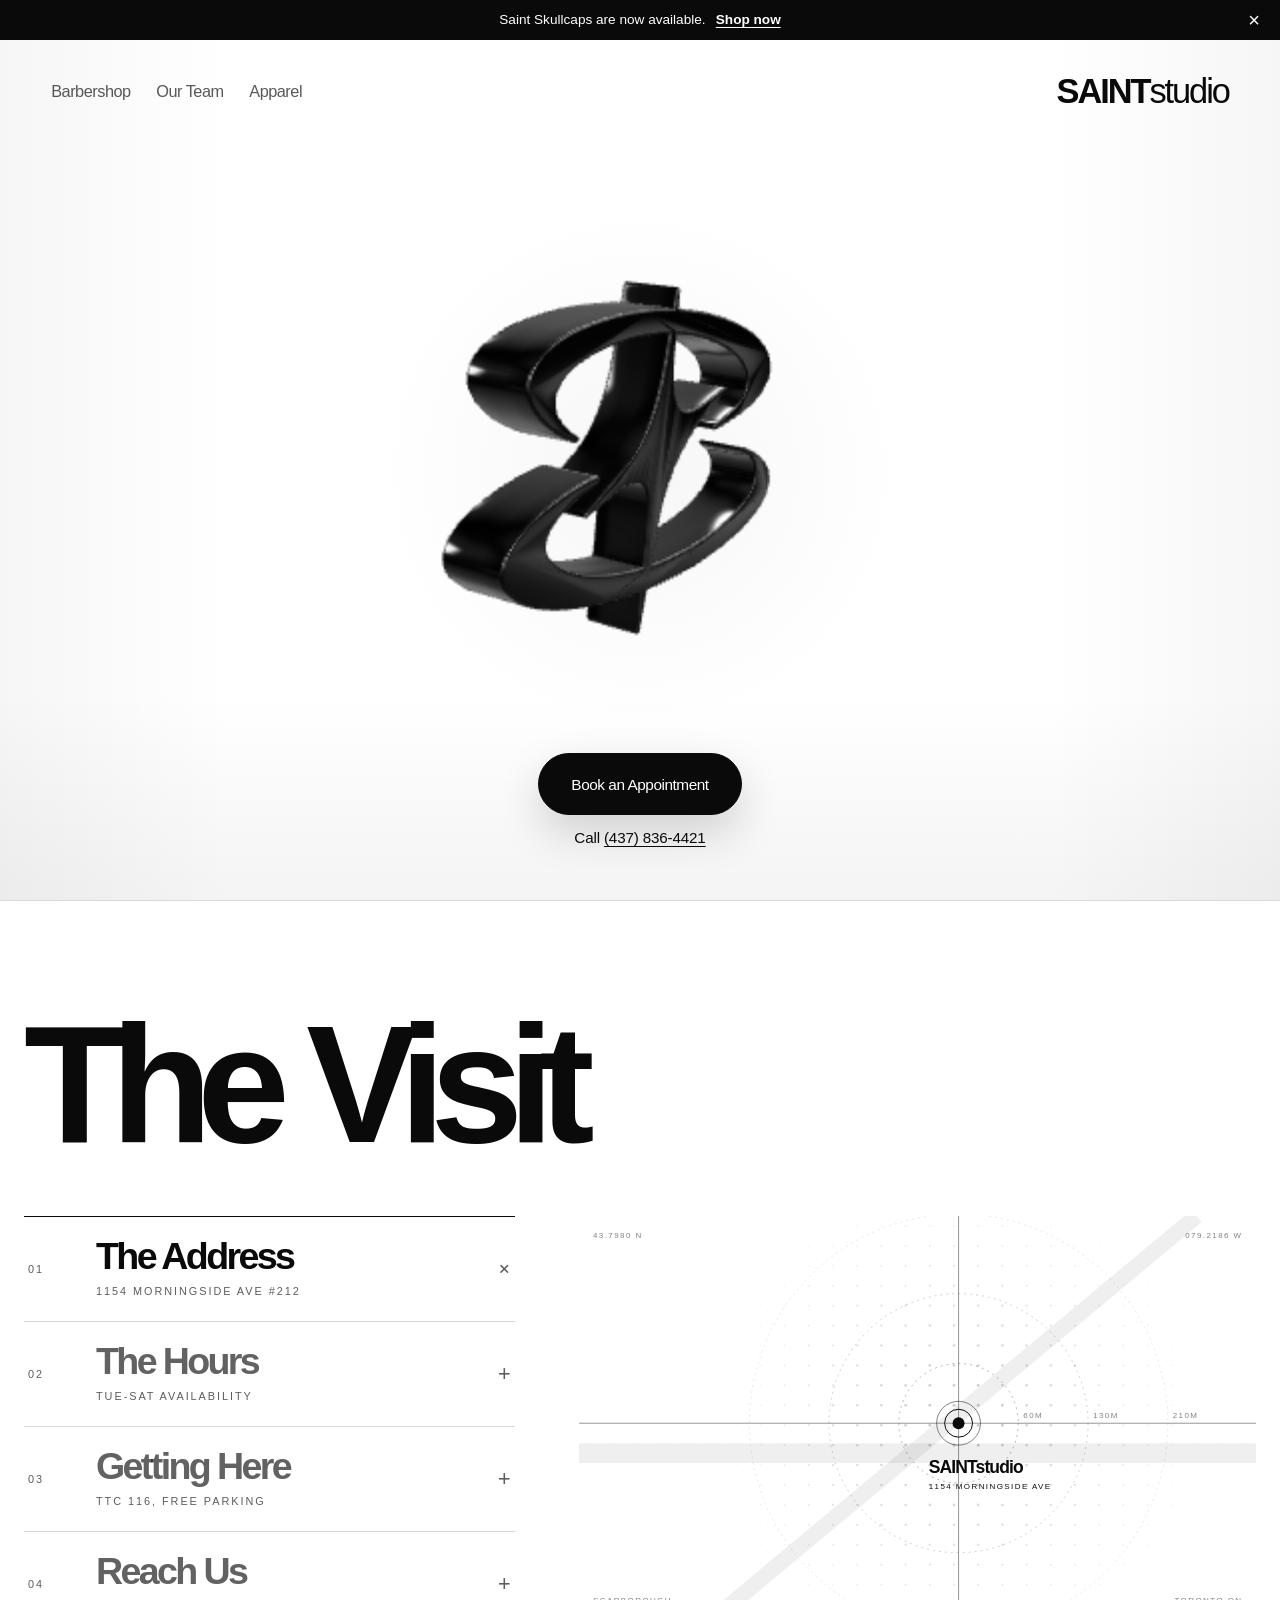
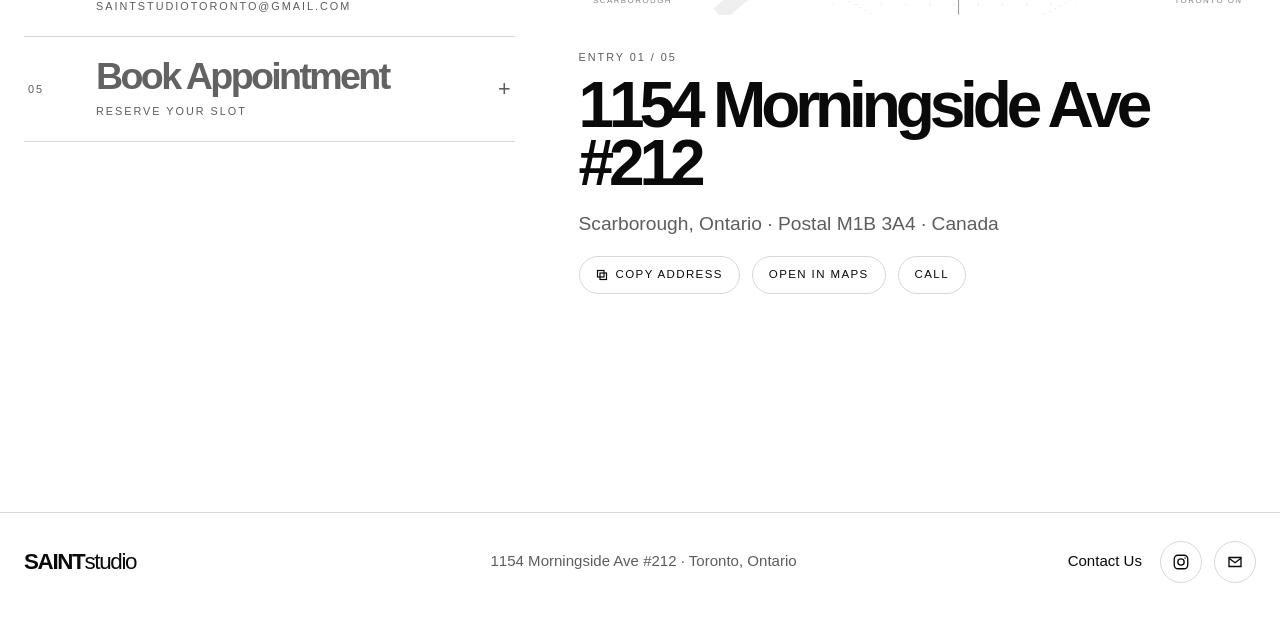
<file: index.html>
<!DOCTYPE html>
<html lang="en" data-theme="light">
  <head>
    <meta charset="UTF-8" />
    <meta name="viewport" content="width=device-width, initial-scale=1.0" />
    <meta name="color-scheme" content="light dark" />
    <link rel="icon" href="favicon.ico" sizes="any" />
    <link rel="icon" type="image/png" sizes="32x32" href="favicon-32x32.png" />
    <link rel="icon" type="image/png" sizes="16x16" href="favicon-16x16.png" />
    <link rel="apple-touch-icon" sizes="180x180" href="apple-touch-icon.png" />
    <link rel="manifest" href="site.webmanifest" />
    <meta name="description" content="SAINT Studio is a Scarborough barbershop at 1154 Morningside Ave #212. Precision cuts, fades and scissor work, plus Saint Apparel. Book an appointment online." />
    <meta property="og:site_name" content="SAINTstudio" />
    <meta property="og:type" content="website" />
    <meta property="og:title" content="SAINTstudio | Barbershop & Apparel in Scarborough" />
    <meta property="og:description" content="SAINT Studio is a Scarborough barbershop at 1154 Morningside Ave #212. Precision cuts, fades and scissor work, plus Saint Apparel. Book an appointment online." />
    <link rel="canonical" href="https://www.saintstudio.ca/" />
    <meta property="og:url" content="https://www.saintstudio.ca/" />
    <meta property="og:image" content="https://www.saintstudio.ca/assets/images/barbershop.jpg" />
    <meta name="twitter:card" content="summary_large_image" />
    <title>SAINTstudio | Barbershop & Apparel in Scarborough</title>
    <link rel="stylesheet" href="styles.css?v=20261030" />
  <script type="application/ld+json">{"@context": "https://schema.org", "@type": "HairSalon", "telephone": "+1-437-836-4421", "url": "https://www.saintstudio.ca/", "image": "https://www.saintstudio.ca/assets/images/barbershop.jpg", "name": "SAINT Studio", "description": "SAINT Studio is a Scarborough barbershop at 1154 Morningside Ave #212. Precision cuts, fades and scissor work, plus Saint Apparel. Book an appointment online.", "address": {"@type": "PostalAddress", "streetAddress": "1154 Morningside Ave #212", "addressLocality": "Scarborough", "addressRegion": "ON", "postalCode": "M1B 3A4", "addressCountry": "CA"}, "openingHoursSpecification": [{"@type": "OpeningHoursSpecification", "dayOfWeek": ["Tuesday", "Wednesday", "Thursday", "Friday", "Saturday"], "opens": "11:00", "closes": "19:00"}], "sameAs": ["https://www.instagram.com/saintstudio.to"]}</script>
  </head>
  <body class="home-page">
    <a class="skip-link" href="#main-content">Skip to content</a>

    <main id="main-content">
      <section class="sculpture-hero" aria-label="SAINTstudio introduction">
        <header class="sculpture-header">
          <nav class="sculpture-nav" aria-label="Primary">
            <a href="barbershop.html">Barbershop</a>
            <a href="team.html">Our Team</a>
            <a href="apparel.html">Apparel</a>
          </nav>
          <a class="brand-wrap sculpture-brand" href="index.html" aria-label="SAINTstudio home">
            <span class="brand"><strong>SAINT</strong><span>studio</span></span>
          </a>
        </header>

        <div class="hero-composition">
          <div class="sculpture-stage" aria-hidden="true">
            <model-viewer
              class="hero-model"
              src="3d-models/logo.glb"
              alt=""
              auto-rotate
              auto-rotate-delay="0"
              rotation-per-second="8deg"
              camera-orbit="90deg 70deg 92%"
              exposure="0.8"
              shadow-intensity="0"
              interaction-prompt="none"
              loading="eager"
            ></model-viewer>
          </div>

          <div class="hero-center reveal">
            <h1 class="visually-hidden">Precision Barbershop in Scarborough | SAINT Studio</h1>
            <a class="hero-book-button" href="https://getsquire.com/booking/brands/saint-studio">Book an Appointment</a>
            <a class="hero-phone" href="tel:+14378364421">Call <span>(437) 836-4421</span></a>
          </div>
        </div>

        <a class="hero-scroll-cue" href="#visit" aria-label="Scroll to visit information">
          <svg viewBox="0 0 24 24" fill="none" stroke="currentColor" stroke-width="1.6" aria-hidden="true">
            <path d="M12 4v14" />
            <path d="m6 12 6 6 6-6" />
          </svg>
        </a>
      </section>


      <section class="visit-section" id="visit">
        <div class="container visit-section__inner">
          <div class="visit-section__head reveal">
            <h2>The Visit</h2>
          </div>

          <div class="visit-section__body">
            <div class="visit-section__list reveal" role="tablist" aria-label="Visit information">
              <button class="visit-entry is-active" type="button" data-visit-entry="01" role="tab" aria-selected="true" aria-controls="visit-panel-01" id="visit-tab-01">
                <span class="visit-entry__num">01</span>
                <span class="visit-entry__copy">
                  <span class="visit-entry__title">The Address</span>
                  <span class="visit-entry__preview">1154 Morningside Ave #212</span>
                </span>
                <span class="visit-entry__toggle" aria-hidden="true">+</span>
              </button>

              <button class="visit-entry" type="button" data-visit-entry="02" role="tab" aria-selected="false" aria-controls="visit-panel-02" id="visit-tab-02">
                <span class="visit-entry__num">02</span>
                <span class="visit-entry__copy">
                  <span class="visit-entry__title">The Hours</span>
                  <span class="visit-entry__preview">Tue-Sat availability</span>
                </span>
                <span class="visit-entry__toggle" aria-hidden="true">+</span>
              </button>

              <button class="visit-entry" type="button" data-visit-entry="03" role="tab" aria-selected="false" aria-controls="visit-panel-03" id="visit-tab-03">
                <span class="visit-entry__num">03</span>
                <span class="visit-entry__copy">
                  <span class="visit-entry__title">Getting Here</span>
                  <span class="visit-entry__preview">TTC 116, free parking</span>
                </span>
                <span class="visit-entry__toggle" aria-hidden="true">+</span>
              </button>

              <button class="visit-entry" type="button" data-visit-entry="04" role="tab" aria-selected="false" aria-controls="visit-panel-04" id="visit-tab-04">
                <span class="visit-entry__num">04</span>
                <span class="visit-entry__copy">
                  <span class="visit-entry__title">Reach Us</span>
                  <span class="visit-entry__preview">saintstudiotoronto@gmail.com</span>
                </span>
                <span class="visit-entry__toggle" aria-hidden="true">+</span>
              </button>

              <button class="visit-entry" type="button" data-visit-entry="05" role="tab" aria-selected="false" aria-controls="visit-panel-05" id="visit-tab-05">
                <span class="visit-entry__num">05</span>
                <span class="visit-entry__copy">
                  <span class="visit-entry__title">Book Appointment</span>
                  <span class="visit-entry__preview">Reserve your slot</span>
                </span>
                <span class="visit-entry__toggle" aria-hidden="true">+</span>
              </button>
            </div>

            <div class="visit-section__pane reveal">
              <svg class="visit-map" viewBox="0 0 680 400" xmlns="http://www.w3.org/2000/svg" role="img" aria-labelledby="visit-map-title">
                <title id="visit-map-title">Abstract map marker for SAINTstudio at 1154 Morningside Ave #212</title>
                <rect width="680" height="400" fill="var(--bg)" />
                <g data-visit-dotgrid></g>
                <line x1="0" y1="238" x2="680" y2="238" stroke="currentColor" stroke-width="20" opacity="0.06" />
                <line x1="140" y1="400" x2="620" y2="0" stroke="currentColor" stroke-width="16" opacity="0.06" />
                <g fill="none" stroke="currentColor" stroke-dasharray="2 4">
                  <circle cx="381" cy="208" r="60" stroke-width="0.6" opacity="0.48" />
                  <circle cx="381" cy="208" r="130" stroke-width="0.6" opacity="0.3" />
                  <circle cx="381" cy="208" r="210" stroke-width="0.6" opacity="0.16" />
                </g>
                <line x1="0" y1="208" x2="680" y2="208" stroke="currentColor" stroke-width="0.6" opacity="0.7" />
                <line x1="381" y1="0" x2="381" y2="400" stroke="currentColor" stroke-width="0.6" opacity="0.7" />
                <g class="visit-map__tiny" fill="currentColor" opacity="0.5">
                  <text x="446" y="203">60M</text>
                  <text x="516" y="203">130M</text>
                  <text x="596" y="203">210M</text>
                  <text x="14" y="22">43.7980 N</text>
                  <text x="666" y="22" text-anchor="end">079.2186 W</text>
                  <text x="14" y="388">SCARBOROUGH</text>
                  <text x="666" y="388" text-anchor="end">TORONTO ON</text>
                </g>
                <circle class="visit-map__pulse" cx="381" cy="208" r="22" fill="none" stroke="currentColor" stroke-width="1" opacity="0.5" />
                <circle cx="381" cy="208" r="14" fill="none" stroke="currentColor" stroke-width="1" />
                <circle cx="381" cy="208" r="6" fill="currentColor" />
                <g fill="currentColor">
                  <text class="visit-map__brand" x="351" y="258">SAINTstudio</text>
                  <text class="visit-map__address" x="351" y="274">1154 MORNINGSIDE AVE</text>
                </g>
              </svg>

              <div class="visit-detail">
                <div class="visit-detail__meta">Entry <span data-current-visit-entry>01</span> / 05</div>

                <div class="visit-panel is-active" id="visit-panel-01" data-visit-panel="01" role="tabpanel" aria-labelledby="visit-tab-01">
                  <div class="visit-address">
                    <h3>1154 Morningside Ave #212</h3>
                    <p>Scarborough, Ontario &middot; Postal M1B 3A4 &middot; Canada</p>
                    <div class="visit-actions">
                      <button class="visit-pill" type="button" data-copy="1154 Morningside Ave #212, Scarborough, ON M1B 3A4">
                        <svg viewBox="0 0 12 12" fill="none" stroke="currentColor" stroke-width="1.2" aria-hidden="true">
                          <rect x="1.5" y="1.5" width="6.5" height="6.5" />
                          <rect x="4" y="4" width="6.5" height="6.5" />
                        </svg>
                        <span>Copy address</span>
                      </button>
                      <a class="visit-pill" target="_blank" rel="noopener" href="https://www.google.com/maps/search/?api=1&query=1154+Morningside+Ave+%23212,+Scarborough,+ON+M1B+3A4">Open in Maps</a>
                      <a class="visit-pill" href="tel:+14378364421">Call</a>
                    </div>
                  </div>
                </div>

                <div class="visit-panel" id="visit-panel-02" data-visit-panel="02" role="tabpanel" aria-labelledby="visit-tab-02" hidden>
                  <div class="visit-hours" data-visit-hours-grid></div>
                </div>

                <div class="visit-panel" id="visit-panel-03" data-visit-panel="03" role="tabpanel" aria-labelledby="visit-tab-03" hidden>
                  <div class="visit-transit">
                    <div class="visit-transit__row">
                      <span>Bus</span>
                      <div>
                        <strong>TTC 116 Morningside</strong>
                        <p>Stops close to the studio with frequent weekday service.</p>
                      </div>
                    </div>
                    <div class="visit-transit__row">
                      <span>Car</span>
                      <div>
                        <strong>Free parking on site</strong>
                        <p>A large free parking lot is available for guests.</p>
                      </div>
                    </div>
                    <div class="visit-transit__row">
                      <span>GO</span>
                      <div>
                        <strong>Agincourt or Guildwood GO Station</strong>
                        <p>Connect by car or local transit from the station.</p>
                      </div>
                    </div>
                  </div>
                </div>

                <div class="visit-panel" id="visit-panel-04" data-visit-panel="04" role="tabpanel" aria-labelledby="visit-tab-04" hidden>
                  <div class="visit-reach">
                    <div>
                      <span>Email</span>
                      <a href="mailto:saintstudiotoronto@gmail.com">saintstudiotoronto@gmail.com</a>
                    </div>
                    <div>
                      <span>Instagram</span>
                      <a href="https://www.instagram.com/saintstudio.to/" target="_blank" rel="noopener">@saintstudio.to</a>
                    </div>
                  </div>
                </div>

                <div class="visit-panel" id="visit-panel-05" data-visit-panel="05" role="tabpanel" aria-labelledby="visit-tab-05" hidden>
                  <div class="visit-book">
                    <p>Pick a member, pick a time. Book online with Squire to keep the seat yours.</p>
                    <div class="visit-actions">
                      <a class="visit-pill is-dark" href="https://getsquire.com/booking/brands/saint-studio">Book Now</a>
                      <a class="visit-pill" href="team.html">Our Team</a>
                    </div>
                  </div>
                </div>
              </div>
            </div>
          </div>
        </div>
      </section>
    </main>

    <footer class="site-footer">
      <div class="footer-inner">
        <div class="footer-brand"><strong>SAINT</strong>studio</div>
        <div class="footer-copy">1154 Morningside Ave #212 &middot; Toronto, Ontario</div>
        <div class="footer-socials">
          <a class="footer-contact" href="contact.html">Contact Us</a>
          <a class="icon-link" href="https://www.instagram.com/saintstudio.to/" aria-label="Instagram">
            <svg viewBox="0 0 24 24" fill="none" stroke="currentColor" stroke-width="1.8">
              <rect x="3" y="3" width="18" height="18" rx="5" />
              <circle cx="12" cy="12" r="4.2" />
              <circle cx="17.4" cy="6.8" r="1" fill="currentColor" stroke="none" />
            </svg>
          </a>
          <a class="icon-link" href="mailto:saintstudiotoronto@gmail.com" aria-label="Email">
            <svg viewBox="0 0 24 24" fill="none" stroke="currentColor" stroke-width="1.8">
              <path d="M4 6h16v12H4z" />
              <path d="m4 7 8 6 8-6" />
            </svg>
          </a>
        </div>
      </div>
    </footer>
    <script src="products.js"></script>
    <script src="cart.js"></script>
    <script src="script.js"></script>
  </body>
</html>
</file>
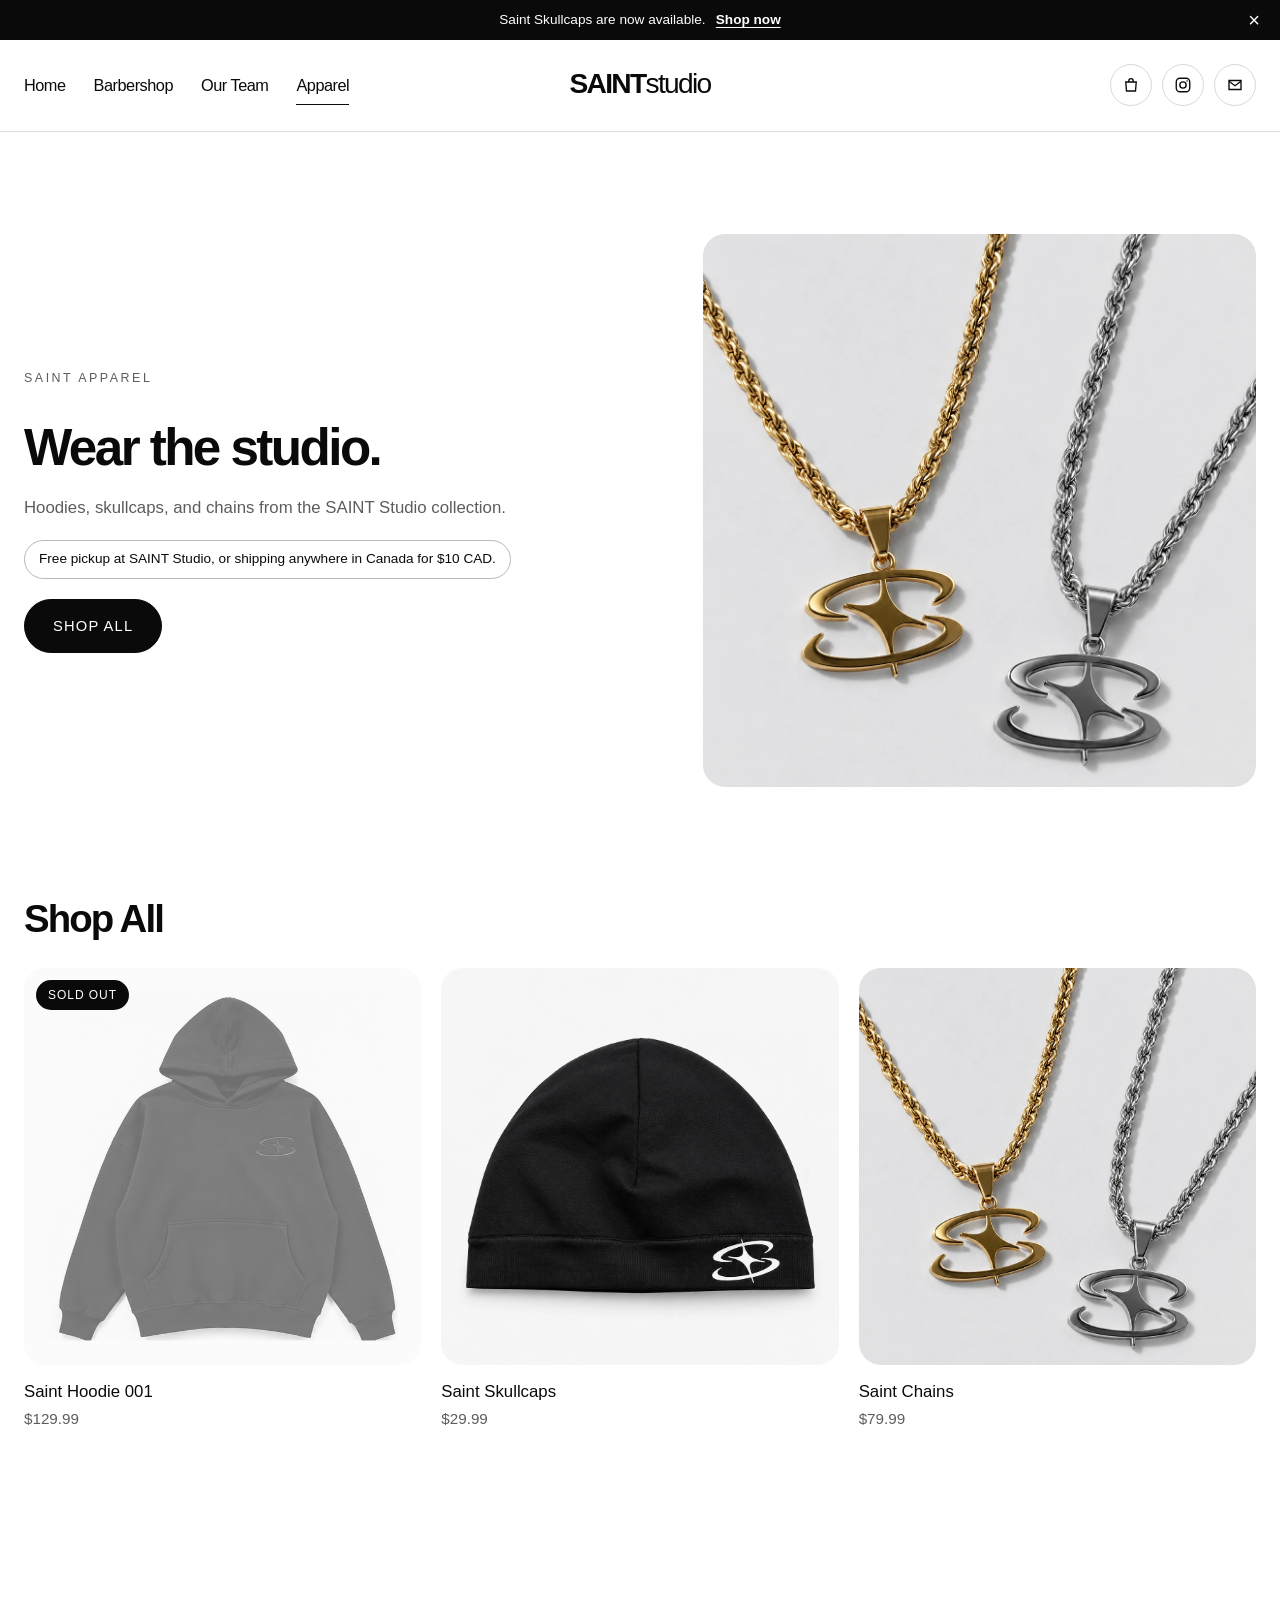
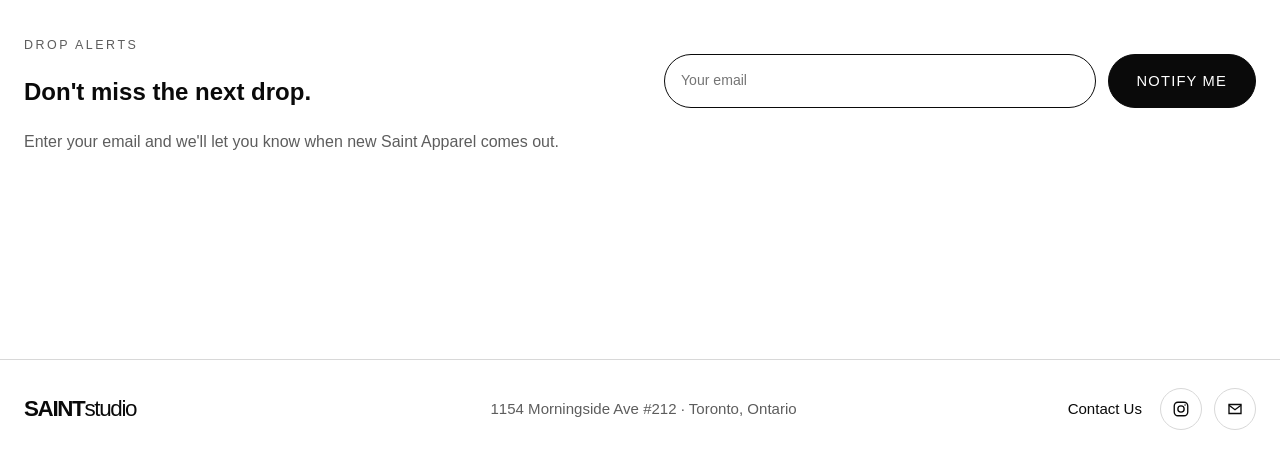
<file: apparel.html>
<!DOCTYPE html>
<html lang="en" data-theme="light">
  <head>
    <meta charset="UTF-8" />
    <meta name="viewport" content="width=device-width, initial-scale=1.0" />
    <meta name="color-scheme" content="light dark" />
    <link rel="icon" href="favicon.ico" sizes="any" />
    <link rel="icon" type="image/png" sizes="32x32" href="favicon-32x32.png" />
    <link rel="icon" type="image/png" sizes="16x16" href="favicon-16x16.png" />
    <link rel="apple-touch-icon" sizes="180x180" href="apple-touch-icon.png" />
    <link rel="manifest" href="site.webmanifest" />
    <meta name="description" content="Saint Apparel: hoodies, skullcaps and chains from SAINT Studio. Free pickup in Scarborough or shipping in Canada for $10." />
    <meta property="og:site_name" content="SAINTstudio" />
    <meta property="og:type" content="website" />
    <meta property="og:title" content="Saint Apparel | SAINTstudio" />
    <meta property="og:description" content="Saint Apparel: hoodies, skullcaps and chains from SAINT Studio. Free pickup in Scarborough or shipping in Canada for $10." />
    <link rel="canonical" href="https://www.saintstudio.ca/apparel.html" />
    <meta property="og:url" content="https://www.saintstudio.ca/apparel.html" />
    <meta property="og:image" content="https://www.saintstudio.ca/assets/images/barbershop.jpg" />
    <meta name="twitter:card" content="summary_large_image" />
    <title>Saint Apparel | SAINTstudio</title>
    <link rel="stylesheet" href="styles.css?v=20261030" />
  </head>
  <body>
    <a class="skip-link" href="#main-content">Skip to content</a>
    <header class="site-header">
      <div class="header-inner">
        <button class="menu-toggle" type="button" aria-label="Open menu" aria-expanded="false" data-menu-toggle>
          <svg viewBox="0 0 24 24" fill="none" stroke="currentColor" stroke-width="1.8">
            <path d="M4 7h16M4 12h16M4 17h16" />
          </svg>
        </button>
        <nav class="primary-nav" aria-label="Primary">
          <a href="index.html">Home</a>
          <a href="barbershop.html">Barbershop</a>
          <a href="team.html">Our Team</a>
          <a href="apparel.html" aria-current="page">Apparel</a>
        </nav>
        <a class="brand-wrap" href="index.html" aria-label="SAINTstudio home">
          <span class="brand"><strong>SAINT</strong><span>studio</span></span>
        </a>
        <div class="header-actions">
          <a class="icon-link" href="https://www.instagram.com/saintstudio.to/" aria-label="Instagram">
            <svg viewBox="0 0 24 24" fill="none" stroke="currentColor" stroke-width="1.8">
              <rect x="3" y="3" width="18" height="18" rx="5" />
              <circle cx="12" cy="12" r="4.2" />
              <circle cx="17.4" cy="6.8" r="1" fill="currentColor" stroke="none" />
            </svg>
          </a>
          <a class="icon-link" href="mailto:saintstudiotoronto@gmail.com" aria-label="Email">
            <svg viewBox="0 0 24 24" fill="none" stroke="currentColor" stroke-width="1.8">
              <path d="M4 6h16v12H4z" />
              <path d="m4 7 8 6 8-6" />
            </svg>
          </a>
        </div>
      </div>
      <div class="mobile-panel" data-mobile-panel>
        <nav class="mobile-nav" aria-label="Mobile">
          <a href="index.html">Home</a>
          <a href="barbershop.html">Barbershop</a>
          <a href="team.html">Our Team</a>
          <a href="apparel.html" aria-current="page">Apparel</a>
        </nav>
      </div>
    </header>

    <main id="main-content">
      <section class="section shop-hero">
        <div class="container shop-hero__grid">
          <div class="shop-hero__copy reveal">
            <p class="eyebrow">Saint Apparel</p>
            <h1 class="page-title">Wear the studio.</h1>
            <p class="lede">Hoodies, skullcaps, and chains from the SAINT Studio collection.</p>
            <p class="pickup-note">Free pickup at SAINT Studio, or shipping anywhere in Canada for $10 CAD.</p>
            <a class="solid-button" href="#shop">Shop All</a>
          </div>
          <figure class="shop-hero__image reveal">
            <img src="assets/images/saint-chains.webp" alt="Gold and silver Saint logo pendant chains" />
          </figure>
        </div>
      </section>

      <section class="section shop-section" id="shop">
        <div class="container">
          <h2 class="section-heading">Shop All</h2>
          <div class="shop-grid" data-product-grid></div>
          <noscript>
            <p class="lede">Turn on JavaScript to browse the shop, or email saintstudiotoronto@gmail.com to order.</p>
          </noscript>
        </div>
      </section>

      <section class="section drop-section" id="drops">
        <div class="container drop-grid">
          <div class="reveal">
            <p class="eyebrow">Drop Alerts</p>
            <h2>Don't miss the next drop.</h2>
            <p class="drop-copy">Enter your email and we'll let you know when new Saint Apparel comes out.</p>
          </div>
          <form class="drop-form reveal" data-demo-form data-success="You're on the list. We'll email you when the next drop is live.">
            <input type="hidden" name="access_key" value="dff7012d-792c-4037-bd2d-ac46ecccea3d" />
            <input type="hidden" name="subject" value="Saint Apparel drop alert signup" />
            <input type="hidden" name="topic" value="Drop alert signup" />
            <input type="checkbox" name="botcheck" class="drop-form__trap" tabindex="-1" autocomplete="off" aria-hidden="true" />
            <label class="drop-form__row">
              <span class="visually-hidden">Email address</span>
              <input type="email" name="email" placeholder="Your email" autocomplete="email" required />
              <button class="solid-button" type="submit">Notify Me</button>
            </label>
            <p class="form-note" data-form-note aria-live="polite"></p>
          </form>
        </div>
      </section>
    </main>

    <footer class="site-footer">
      <div class="footer-inner">
        <div class="footer-brand"><strong>SAINT</strong>studio</div>
        <div class="footer-copy">1154 Morningside Ave #212 · Toronto, Ontario</div>
        <div class="footer-socials">
          <a class="footer-contact" href="contact.html">Contact Us</a>
          <a class="icon-link" href="https://www.instagram.com/saintstudio.to/" aria-label="Instagram">
            <svg viewBox="0 0 24 24" fill="none" stroke="currentColor" stroke-width="1.8">
              <rect x="3" y="3" width="18" height="18" rx="5" />
              <circle cx="12" cy="12" r="4.2" />
              <circle cx="17.4" cy="6.8" r="1" fill="currentColor" stroke="none" />
            </svg>
          </a>
          <a class="icon-link" href="mailto:saintstudiotoronto@gmail.com" aria-label="Email">
            <svg viewBox="0 0 24 24" fill="none" stroke="currentColor" stroke-width="1.8">
              <path d="M4 6h16v12H4z" />
              <path d="m4 7 8 6 8-6" />
            </svg>
          </a>
        </div>
      </div>
    </footer>
    <script src="products.js?v=20261029"></script>
    <script src="cart.js?v=20261029"></script>
    <script src="shop.js?v=20261029"></script>
    <script src="script.js"></script>
  </body>
</html>
</file>
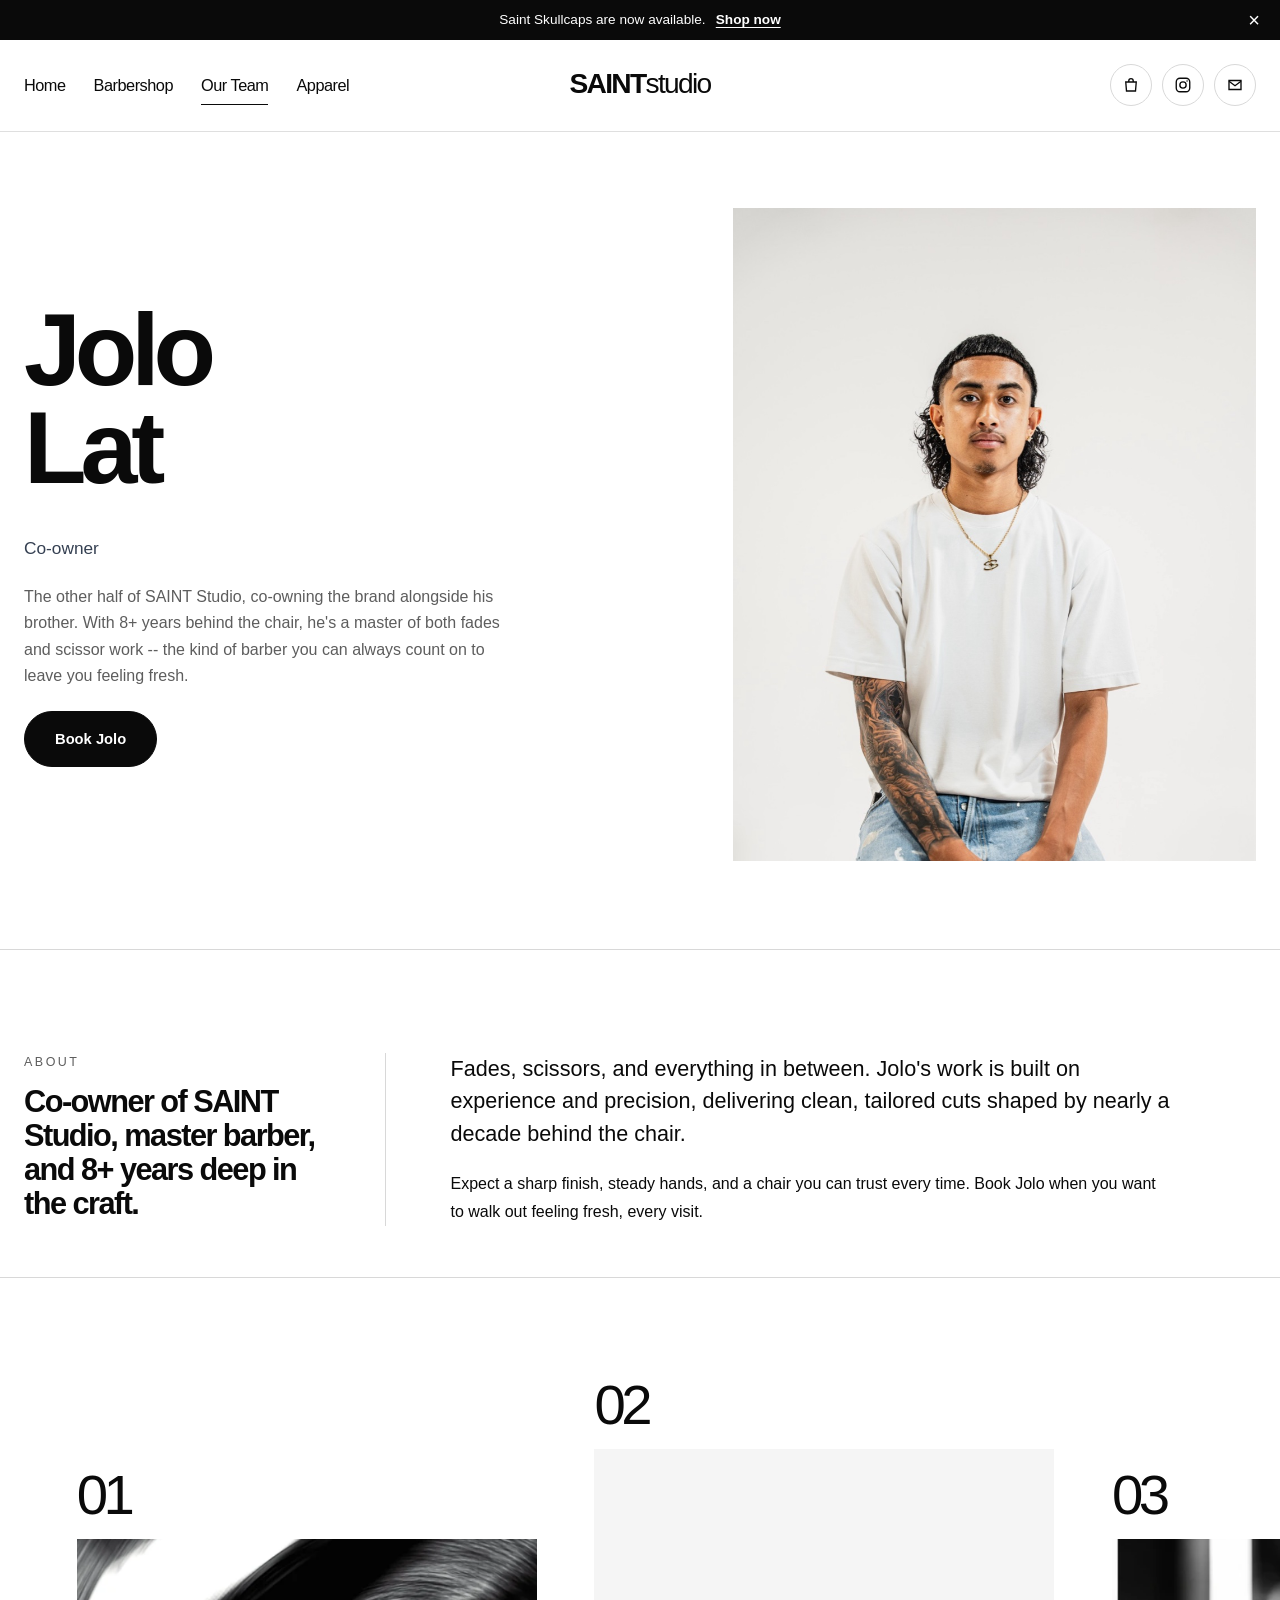
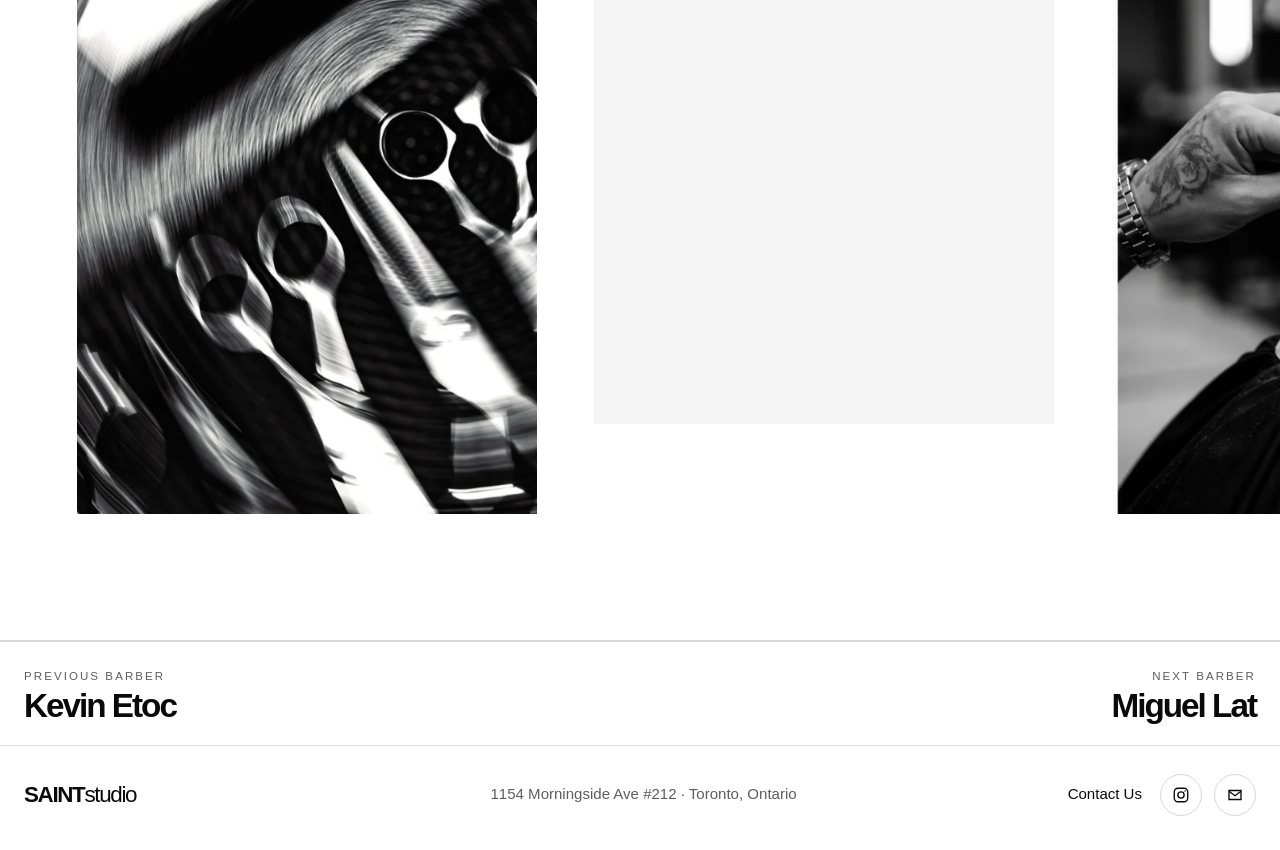
<file: barber-profile.html>
<!DOCTYPE html>
<html lang="en" data-theme="light">
  <head>
    <meta charset="UTF-8" />
    <meta name="viewport" content="width=device-width, initial-scale=1.0" />
    <meta name="color-scheme" content="light dark" />
    <link rel="icon" href="favicon.ico" sizes="any" />
    <link rel="icon" type="image/png" sizes="32x32" href="favicon-32x32.png" />
    <link rel="icon" type="image/png" sizes="16x16" href="favicon-16x16.png" />
    <link rel="apple-touch-icon" sizes="180x180" href="apple-touch-icon.png" />
    <link rel="manifest" href="site.webmanifest" />
    <meta name="description" content="Meet a barber at SAINT Studio in Scarborough and book an appointment." />
    <meta property="og:site_name" content="SAINTstudio" />
    <meta property="og:type" content="website" />
    <meta property="og:title" content="Barber Profile | SAINTstudio" />
    <meta property="og:description" content="Meet a barber at SAINT Studio in Scarborough and book an appointment." />
    <meta property="og:image" content="https://www.saintstudio.ca/assets/images/barbershop.jpg" />
    <meta name="twitter:card" content="summary_large_image" />
    <title>Barber Profile | SAINTstudio</title>
    <link rel="stylesheet" href="styles.css?v=20261030" />
  </head>
  <body>
    <a class="skip-link" href="#main-content">Skip to content</a>
    <header class="site-header">
      <div class="header-inner">
        <button class="menu-toggle" type="button" aria-label="Open menu" aria-expanded="false" data-menu-toggle>
          <svg viewBox="0 0 24 24" fill="none" stroke="currentColor" stroke-width="1.8">
            <path d="M4 7h16M4 12h16M4 17h16" />
          </svg>
        </button>
        <nav class="primary-nav" aria-label="Primary">
          <a href="index.html">Home</a>
          <a href="barbershop.html">Barbershop</a>
          <a href="team.html" aria-current="page">Our Team</a>
          <a href="apparel.html">Apparel</a>
        </nav>
        <a class="brand-wrap" href="index.html" aria-label="SAINTstudio home">
          <span class="brand"><strong>SAINT</strong><span>studio</span></span>
        </a>
        <div class="header-actions">
          <a class="icon-link" href="https://www.instagram.com/saintstudio.to/" aria-label="Instagram">
            <svg viewBox="0 0 24 24" fill="none" stroke="currentColor" stroke-width="1.8">
              <rect x="3" y="3" width="18" height="18" rx="5" />
              <circle cx="12" cy="12" r="4.2" />
              <circle cx="17.4" cy="6.8" r="1" fill="currentColor" stroke="none" />
            </svg>
          </a>
          <a class="icon-link" href="mailto:saintstudiotoronto@gmail.com" aria-label="Email">
            <svg viewBox="0 0 24 24" fill="none" stroke="currentColor" stroke-width="1.8">
              <path d="M4 6h16v12H4z" />
              <path d="m4 7 8 6 8-6" />
            </svg>
          </a>
        </div>
      </div>
      <div class="mobile-panel" data-mobile-panel>
        <nav class="mobile-nav" aria-label="Mobile">
          <a href="index.html">Home</a>
          <a href="barbershop.html">Barbershop</a>
          <a href="team.html" aria-current="page">Our Team</a>
          <a href="apparel.html">Apparel</a>
        </nav>
      </div>
    </header>

    <main id="main-content" class="barber-profile-page" data-barber-profile>
      <section class="profile-hero">
        <div class="container profile-hero-grid">
          <div class="profile-hero-copy reveal">
            <h1 class="profile-name" data-profile-name>
              <span>Jolo</span>
              <span>Lat</span>
            </h1>
            <p class="profile-role" data-profile-role>Co-owner / Master Barber</p>
            <p class="profile-description" data-profile-description>Clean structure, steady detail, and a finish that feels considered from every angle.</p>
            <div class="profile-actions">
              <a class="profile-book-button" data-profile-book href="https://getsquire.com/booking/book/saint-studio-toronto/barber/jolo-lat/services">Book Jolo</a>
              <a class="profile-instagram-button" data-profile-instagram href="https://www.instagram.com/saintstudio.to/" target="_blank" rel="noopener">Instagram</a>
            </div>
          </div>
          <figure class="profile-portrait reveal">
            <img data-profile-portrait src="assets/images/Jolo-Lat.jpg" alt="Portrait of Jolo Lat" />
          </figure>
        </div>
      </section>

      <section class="section barber-story-section">
        <div class="container barber-story-grid">
          <div class="barber-story-heading reveal">
            <p class="eyebrow">About</p>
            <h2 data-profile-about-heading>Fades, scissors, and everything in between.</h2>
          </div>
          <div class="barber-story-copy reveal" data-profile-about>
            <p>Fades, scissors, and everything in between. Jolo's work is built on experience and precision, delivering clean, tailored cuts shaped by nearly a decade behind the chair.</p>
            <p>Expect a sharp finish, steady hands, and a chair you can trust every time. Book Jolo when you want to walk out feeling fresh, every visit.</p>
          </div>
        </div>
      </section>

      <section class="section barber-feature-section">
        <div class="barber-feature-scroll" data-barber-gallery></div>
      </section>

      <nav class="profile-adjacent" aria-label="Barber profiles">
        <div class="container profile-adjacent-inner">
          <a class="profile-adjacent-link profile-adjacent-link--prev" data-profile-prev href="barber-profile.html?barber=gabriel-lat">
            <span>Previous Barber</span>
            <strong data-profile-prev-name>Gabriel Lat</strong>
          </a>
          <a class="profile-adjacent-link profile-adjacent-link--next" data-profile-next href="barber-profile.html?barber=miguel-lat">
            <span>Next Barber</span>
            <strong data-profile-next-name>Miguel Lat</strong>
          </a>
        </div>
      </nav>
    </main>

    <footer class="site-footer">
      <div class="footer-inner">
        <div class="footer-brand"><strong>SAINT</strong>studio</div>
        <div class="footer-copy">1154 Morningside Ave #212 &middot; Toronto, Ontario</div>
        <div class="footer-socials">
          <a class="footer-contact" href="contact.html">Contact Us</a>
          <a class="icon-link" href="https://www.instagram.com/saintstudio.to/" aria-label="Instagram">
            <svg viewBox="0 0 24 24" fill="none" stroke="currentColor" stroke-width="1.8">
              <rect x="3" y="3" width="18" height="18" rx="5" />
              <circle cx="12" cy="12" r="4.2" />
              <circle cx="17.4" cy="6.8" r="1" fill="currentColor" stroke="none" />
            </svg>
          </a>
          <a class="icon-link" href="mailto:saintstudiotoronto@gmail.com" aria-label="Email">
            <svg viewBox="0 0 24 24" fill="none" stroke="currentColor" stroke-width="1.8">
              <path d="M4 6h16v12H4z" />
              <path d="m4 7 8 6 8-6" />
            </svg>
          </a>
        </div>
      </div>
    </footer>
    <script src="products.js"></script>
    <script src="cart.js"></script>
    <script src="script.js"></script>
  </body>
</html>
</file>
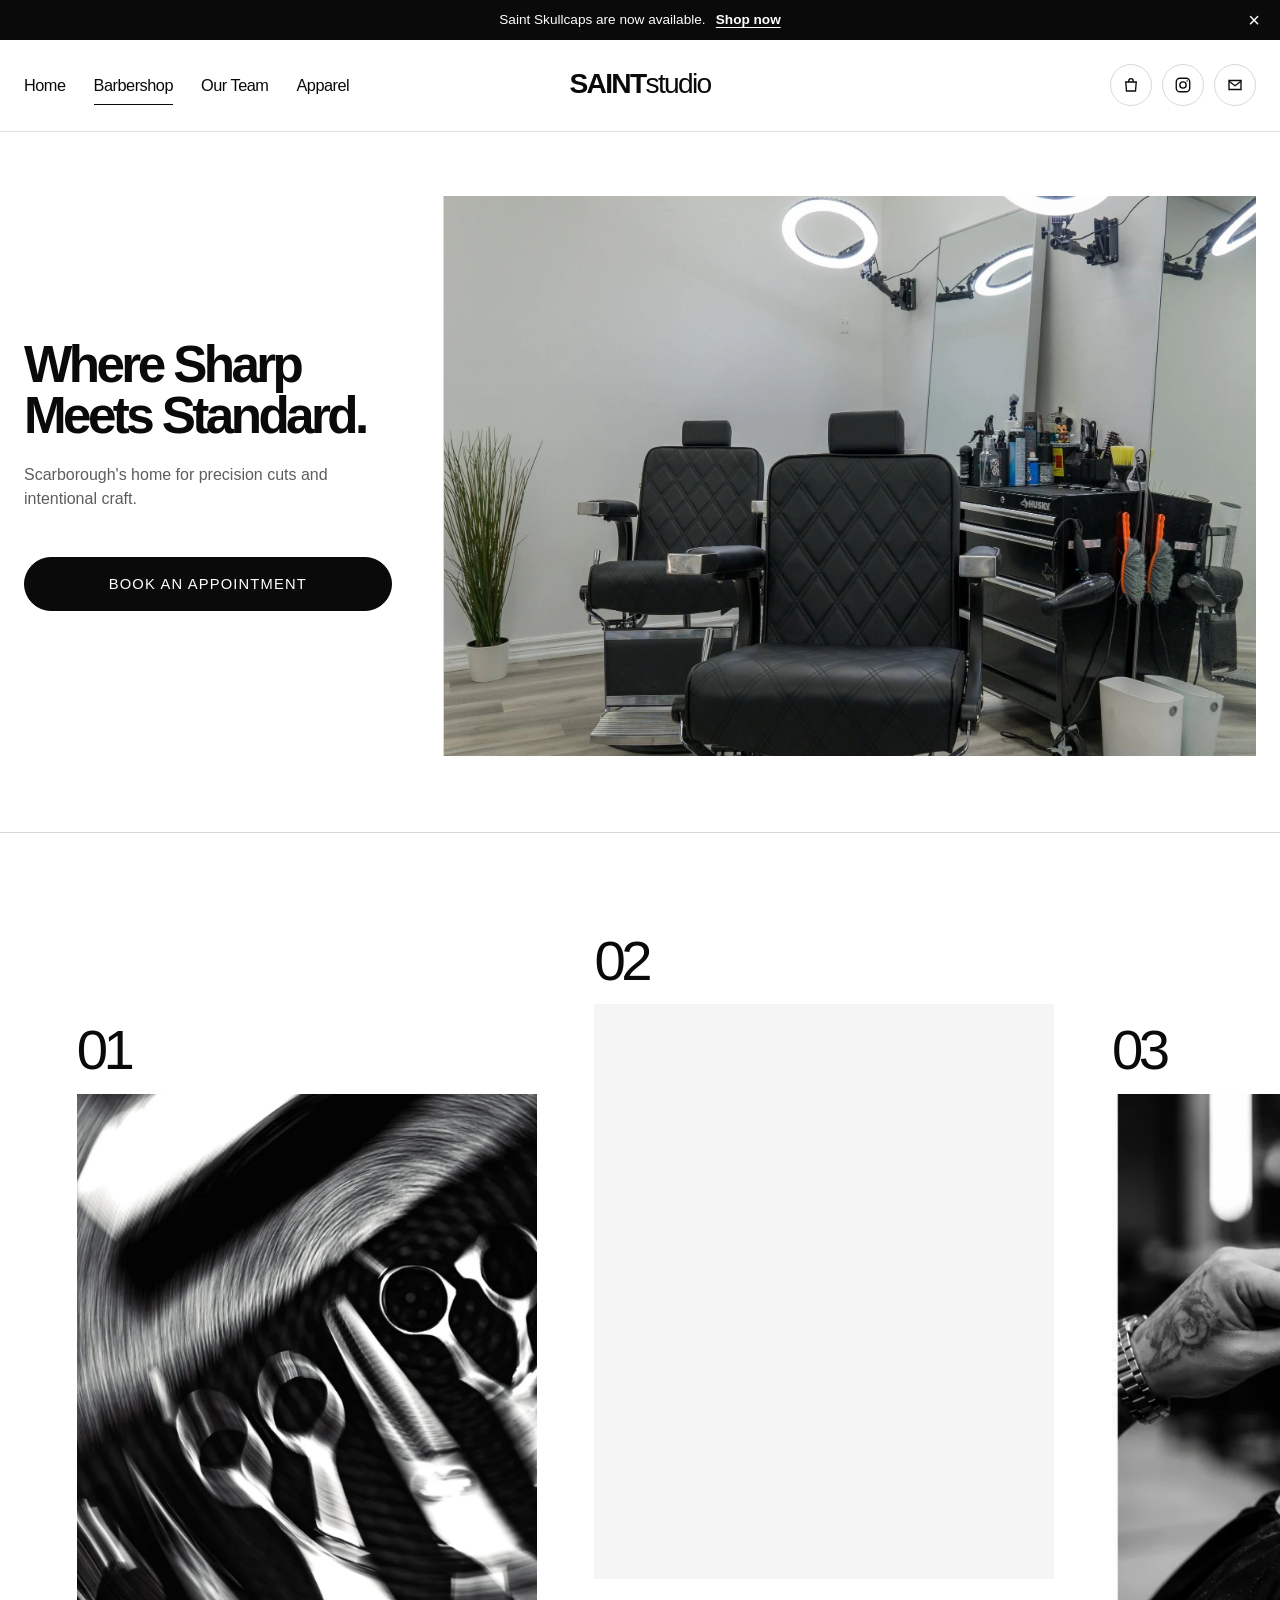
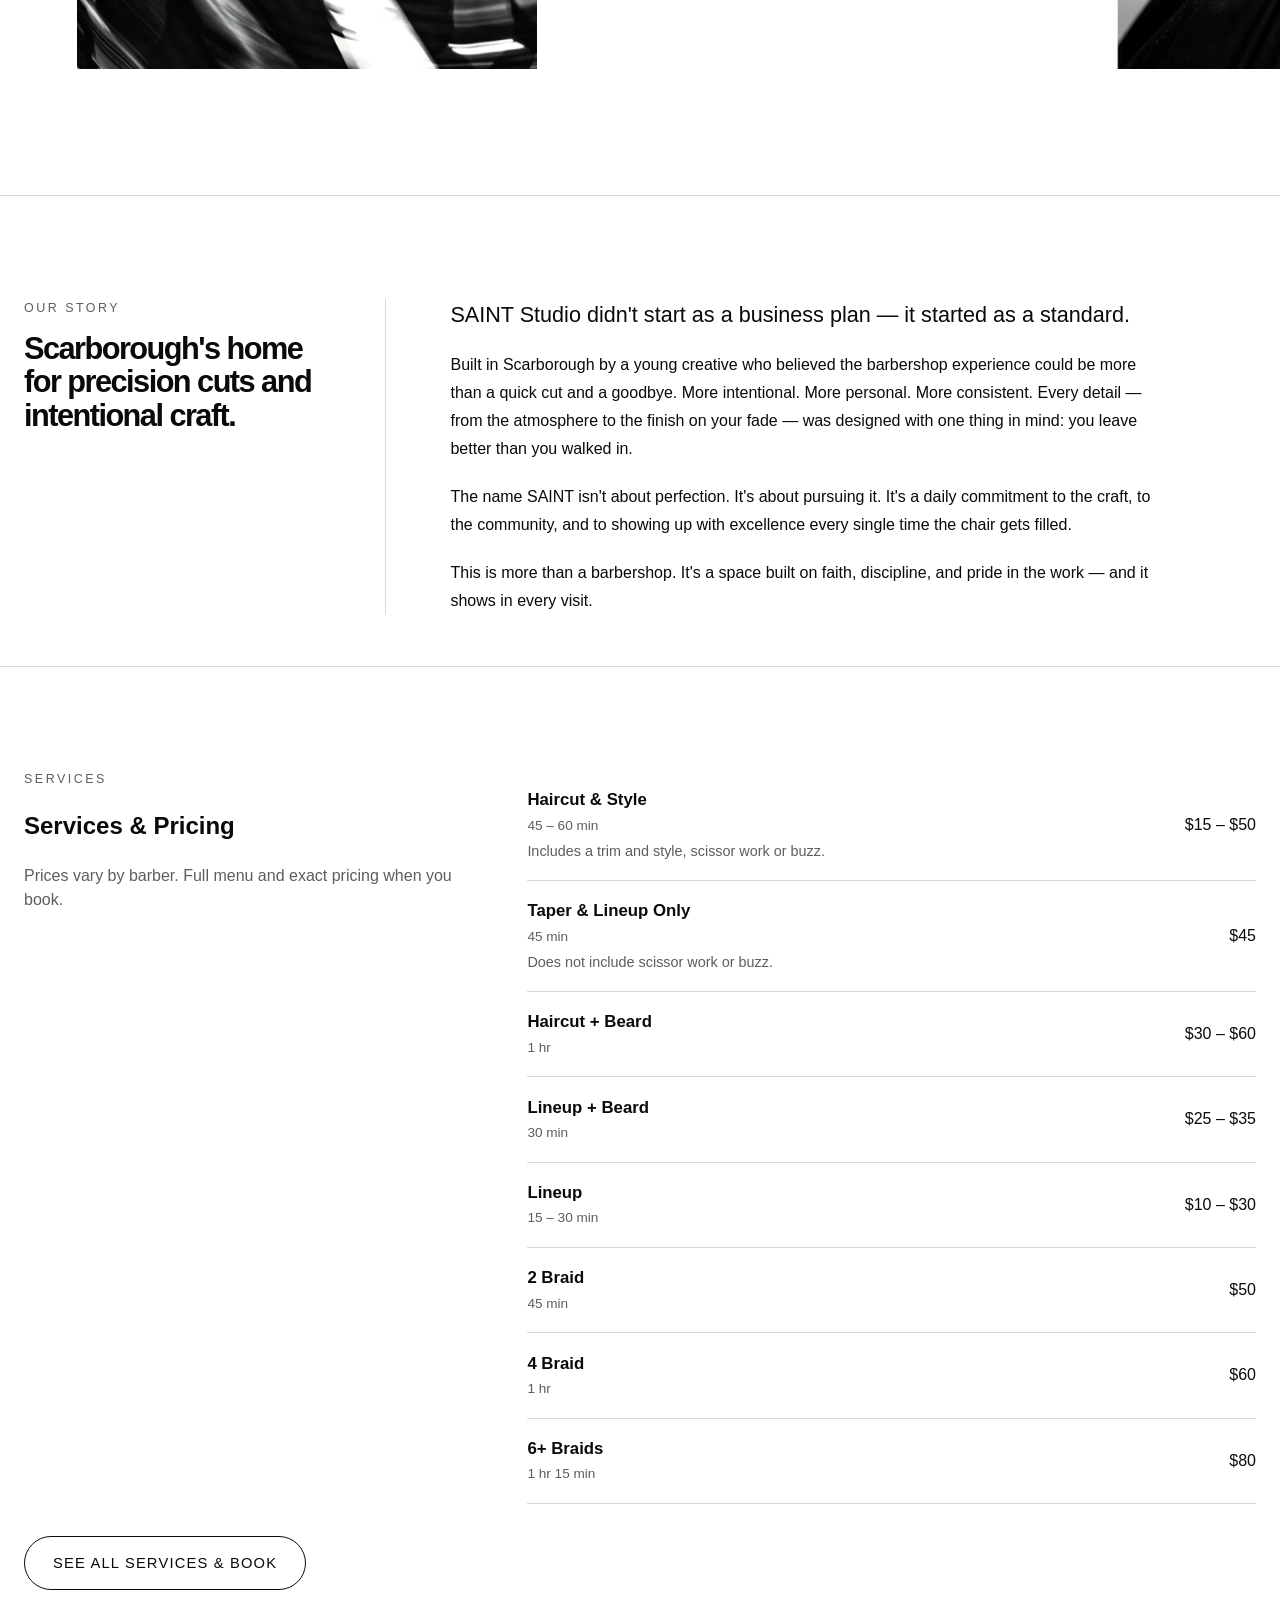
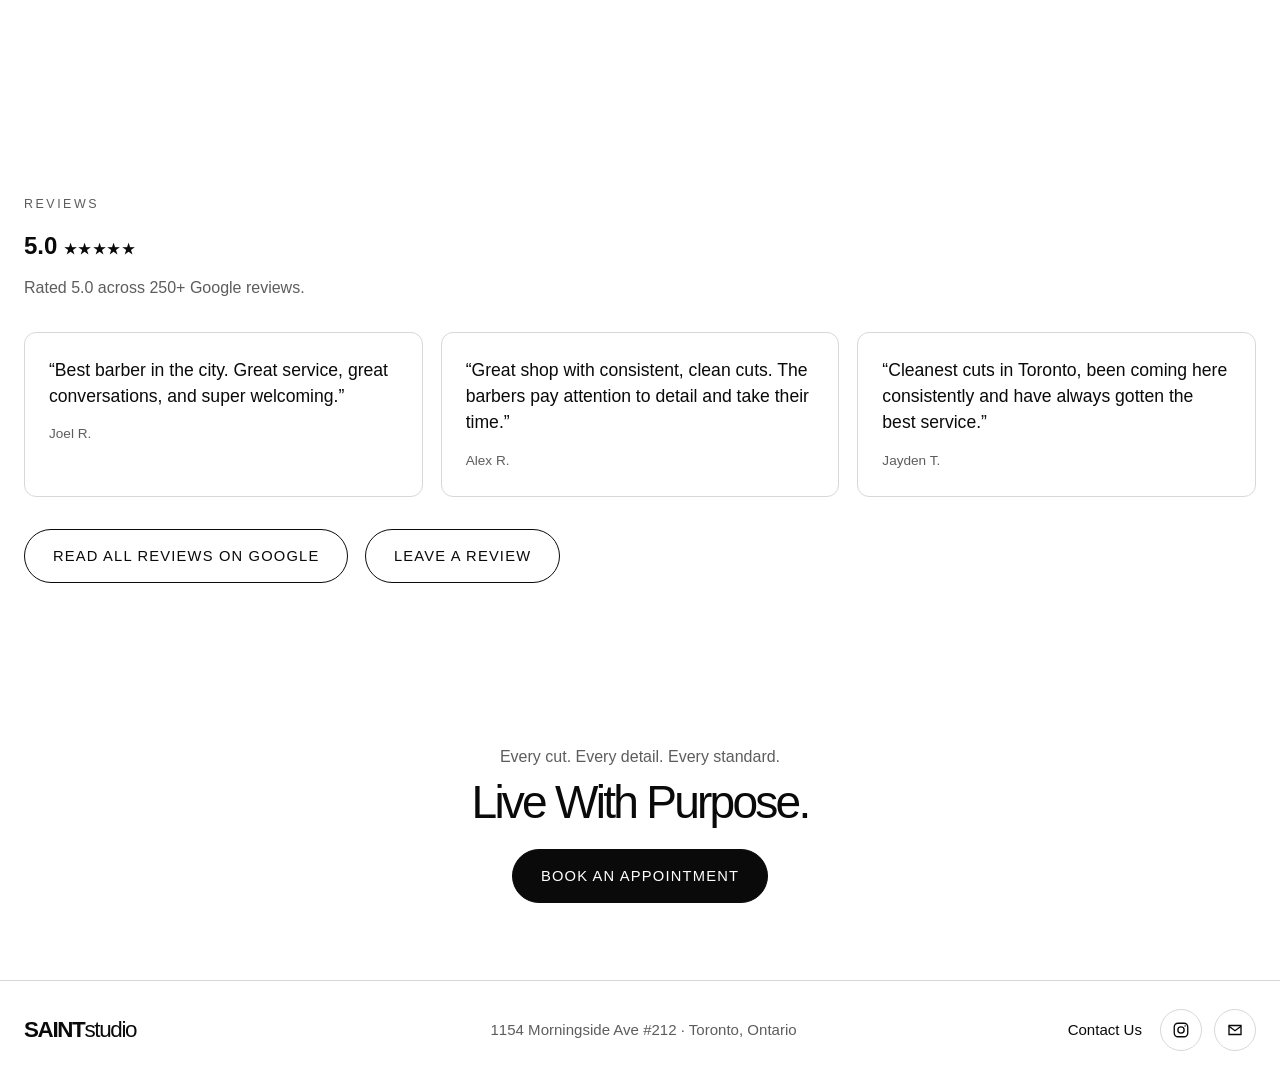
<file: barbershop.html>
<!DOCTYPE html>
<html lang="en" data-theme="light">
  <head>
    <meta charset="UTF-8" />
    <meta name="viewport" content="width=device-width, initial-scale=1.0" />
    <meta name="color-scheme" content="light dark" />
    <link rel="icon" href="favicon.ico" sizes="any" />
    <link rel="icon" type="image/png" sizes="32x32" href="favicon-32x32.png" />
    <link rel="icon" type="image/png" sizes="16x16" href="favicon-16x16.png" />
    <link rel="apple-touch-icon" sizes="180x180" href="apple-touch-icon.png" />
    <link rel="manifest" href="site.webmanifest" />
    <meta name="description" content="Precision fades, scissor work and lineups from the barbers at SAINT Studio in Scarborough. Book an appointment online." />
    <meta property="og:site_name" content="SAINTstudio" />
    <meta property="og:type" content="website" />
    <meta property="og:title" content="Barbershop | SAINTstudio" />
    <meta property="og:description" content="Precision fades, scissor work and lineups from the barbers at SAINT Studio in Scarborough. Book an appointment online." />
    <link rel="canonical" href="https://www.saintstudio.ca/barbershop.html" />
    <meta property="og:url" content="https://www.saintstudio.ca/barbershop.html" />
    <meta property="og:image" content="https://www.saintstudio.ca/assets/images/barbershop.jpg" />
    <meta name="twitter:card" content="summary_large_image" />
    <title>Barbershop | SAINTstudio</title>
    <link rel="stylesheet" href="styles.css?v=20261030" />
  </head>
  <body>
    <a class="skip-link" href="#main-content">Skip to content</a>
    <header class="site-header">
      <div class="header-inner">
        <button class="menu-toggle" type="button" aria-label="Open menu" aria-expanded="false" data-menu-toggle>
          <svg viewBox="0 0 24 24" fill="none" stroke="currentColor" stroke-width="1.8">
            <path d="M4 7h16M4 12h16M4 17h16" />
          </svg>
        </button>
        <nav class="primary-nav" aria-label="Primary">
          <a href="index.html">Home</a>
          <a href="barbershop.html" aria-current="page">Barbershop</a>
          <a href="team.html">Our Team</a>
          <a href="apparel.html">Apparel</a>
        </nav>
        <a class="brand-wrap" href="index.html" aria-label="SAINTstudio home">
          <span class="brand"><strong>SAINT</strong><span>studio</span></span>
        </a>
        <div class="header-actions">
          <a class="icon-link" href="https://www.instagram.com/saintstudio.to/" aria-label="Instagram">
            <svg viewBox="0 0 24 24" fill="none" stroke="currentColor" stroke-width="1.8">
              <rect x="3" y="3" width="18" height="18" rx="5" />
              <circle cx="12" cy="12" r="4.2" />
              <circle cx="17.4" cy="6.8" r="1" fill="currentColor" stroke="none" />
            </svg>
          </a>
          <a class="icon-link" href="mailto:saintstudiotoronto@gmail.com" aria-label="Email">
            <svg viewBox="0 0 24 24" fill="none" stroke="currentColor" stroke-width="1.8">
              <path d="M4 6h16v12H4z" />
              <path d="m4 7 8 6 8-6" />
            </svg>
          </a>
        </div>
      </div>
      <div class="mobile-panel" data-mobile-panel>
        <nav class="mobile-nav" aria-label="Mobile">
          <a href="index.html">Home</a>
          <a href="barbershop.html" aria-current="page">Barbershop</a>
          <a href="team.html">Our Team</a>
          <a href="apparel.html">Apparel</a>
        </nav>
      </div>
    </header>

    <main id="main-content" class="barbershop-page">
      <section class="barber-editorial-hero">
        <div class="container barber-hero-grid">
          <div class="barber-hero-copy reveal">
            <h1>Where Sharp Meets Standard.</h1>
            <p>Scarborough's home for precision cuts and intentional craft.</p>
            <a class="solid-button" href="https://getsquire.com/booking/brands/saint-studio">Book an Appointment</a>
          </div>
          <figure class="barber-hero-image reveal">
            <img src="assets/images/barbershop.jpg" alt="Minimal monochrome barbershop interior with two chairs" />
          </figure>
        </div>
      </section>

      <section class="section barber-feature-section">
        <div class="barber-feature-scroll">
          <article class="barber-feature reveal">
            <div class="barber-feature-meta"><span>01</span></div>
            <figure>
              <img src="assets/images/clippers.png" alt="Barber tools arranged neatly on a workstation" loading="lazy" />
            </figure>
          </article>

          <article class="barber-feature reveal">
            <div class="barber-feature-meta"><span>02</span></div>
            <figure>
              <video src="assets/images/migi-cut.mp4" autoplay muted loop playsinline preload="metadata" aria-label="Haircut in progress with clippers and comb"></video>
            </figure>
          </article>

          <article class="barber-feature reveal">
            <div class="barber-feature-meta"><span>03</span></div>
            <figure>
              <img src="assets/images/gallery-cut.webp" alt="Modern barbershop interior with chairs and mirrors" loading="lazy" />
            </figure>
          </article>

          <article class="barber-feature reveal">
            <div class="barber-feature-meta"><span>04</span></div>
            <figure>
              <video src="assets/images/nunag-cut.mp4" autoplay muted loop playsinline preload="metadata" aria-label="Finished fade haircut shown in profile"></video>
            </figure>
          </article>
        </div>
      </section>

      <section class="section barber-story-section">
        <div class="container barber-story-grid">
          <div class="barber-story-heading reveal">
            <p class="eyebrow">Our Story</p>
            <h2>Scarborough's home for precision cuts and intentional craft.</h2>
          </div>
          <div class="barber-story-copy reveal">
            <p>SAINT Studio didn't start as a business plan &mdash; it started as a standard.</p>
            <p>
              Built in Scarborough by a young creative who believed the barbershop experience could be more than a quick cut and a goodbye. More intentional. More personal. More consistent. Every detail &mdash; from the atmosphere to the finish on your fade &mdash; was designed with one thing in mind: you leave better than you walked in.
            </p>
            <p>
              The name SAINT isn't about perfection. It's about pursuing it. It's a daily commitment to the craft, to the community, and to showing up with excellence every single time the chair gets filled.
            </p>
            <p>
              This is more than a barbershop. It's a space built on faith, discipline, and pride in the work &mdash; and it shows in every visit.
            </p>
          </div>
        </div>
      </section>

      <section class="section services-section" id="services">
        <div class="container services-grid">
          <div class="reveal">
            <p class="eyebrow">Services</p>
            <h2>Services &amp; Pricing</h2>
            <p class="services-note">Prices vary by barber. Full menu and exact pricing when you book.</p>
          </div>
          <ul class="service-list reveal">
              <li class="service-row">
                <div>
                  <h3>Haircut &amp; Style</h3>
                  <span class="service-row__time">45 – 60 min</span>
                <p>Includes a trim and style, scissor work or buzz.</p>
                </div>
                <strong class="service-row__price">$15 – $50</strong>
              </li>
              <li class="service-row">
                <div>
                  <h3>Taper &amp; Lineup Only</h3>
                  <span class="service-row__time">45 min</span>
                <p>Does not include scissor work or buzz.</p>
                </div>
                <strong class="service-row__price">$45</strong>
              </li>
              <li class="service-row">
                <div>
                  <h3>Haircut + Beard</h3>
                  <span class="service-row__time">1 hr</span>
                </div>
                <strong class="service-row__price">$30 – $60</strong>
              </li>
              <li class="service-row">
                <div>
                  <h3>Lineup + Beard</h3>
                  <span class="service-row__time">30 min</span>
                </div>
                <strong class="service-row__price">$25 – $35</strong>
              </li>
              <li class="service-row">
                <div>
                  <h3>Lineup</h3>
                  <span class="service-row__time">15 – 30 min</span>
                </div>
                <strong class="service-row__price">$10 – $30</strong>
              </li>
              <li class="service-row">
                <div>
                  <h3>2 Braid</h3>
                  <span class="service-row__time">45 min</span>
                </div>
                <strong class="service-row__price">$50</strong>
              </li>
              <li class="service-row">
                <div>
                  <h3>4 Braid</h3>
                  <span class="service-row__time">1 hr</span>
                </div>
                <strong class="service-row__price">$60</strong>
              </li>
              <li class="service-row">
                <div>
                  <h3>6+ Braids</h3>
                  <span class="service-row__time">1 hr 15 min</span>
                </div>
                <strong class="service-row__price">$80</strong>
              </li>
          </ul>
        </div>
        <div class="container services-cta reveal">
          <a class="ghost-button" href="https://getsquire.com/booking/brands/saint-studio">See all services &amp; book</a>
        </div>
      </section>

      <section class="section reviews-section" id="reviews">
        <div class="container reveal">
          <p class="eyebrow">Reviews</p>
          <h2>5.0 <span class="reviews-stars" aria-hidden="true">&#9733;&#9733;&#9733;&#9733;&#9733;</span></h2>
          <p class="services-note">Rated 5.0 across 250+ Google reviews.</p>
          <div class="review-grid">
            <blockquote class="review-card"><p>&ldquo;Best barber in the city. Great service, great conversations, and super welcoming.&rdquo;</p><cite>Joel R.</cite></blockquote>
            <blockquote class="review-card"><p>&ldquo;Great shop with consistent, clean cuts. The barbers pay attention to detail and take their time.&rdquo;</p><cite>Alex R.</cite></blockquote>
            <blockquote class="review-card"><p>&ldquo;Cleanest cuts in Toronto, been coming here consistently and have always gotten the best service.&rdquo;</p><cite>Jayden T.</cite></blockquote>
          </div>
          <a class="ghost-button" href="https://share.google/VEgMCWKr0GskbOA0c" target="_blank" rel="noopener">Read all reviews on Google</a>
          <a class="ghost-button" href="https://g.page/r/CTZdK_krNTBjEBM/review" target="_blank" rel="noopener">Leave a Review</a>
        </div>
      </section>

      <section class="barber-closing-statement">
        <div class="container reveal">
          <p>Every cut. Every detail. Every standard.</p>
          <h2>Live With Purpose.</h2>
          <a class="solid-button" href="https://getsquire.com/booking/brands/saint-studio">Book an Appointment</a>
        </div>
      </section>
    </main>

    <footer class="site-footer">
      <div class="footer-inner">
        <div class="footer-brand"><strong>SAINT</strong>studio</div>
        <div class="footer-copy">1154 Morningside Ave #212 · Toronto, Ontario</div>
        <div class="footer-socials">
          <a class="footer-contact" href="contact.html">Contact Us</a>
          <a class="icon-link" href="https://www.instagram.com/saintstudio.to/" aria-label="Instagram">
            <svg viewBox="0 0 24 24" fill="none" stroke="currentColor" stroke-width="1.8">
              <rect x="3" y="3" width="18" height="18" rx="5" />
              <circle cx="12" cy="12" r="4.2" />
              <circle cx="17.4" cy="6.8" r="1" fill="currentColor" stroke="none" />
            </svg>
          </a>
          <a class="icon-link" href="mailto:saintstudiotoronto@gmail.com" aria-label="Email">
            <svg viewBox="0 0 24 24" fill="none" stroke="currentColor" stroke-width="1.8">
              <path d="M4 6h16v12H4z" />
              <path d="m4 7 8 6 8-6" />
            </svg>
          </a>
        </div>
      </div>
    </footer>
    <script src="products.js"></script>
    <script src="cart.js"></script>
    <script src="script.js"></script>
  </body>
</html>
</file>
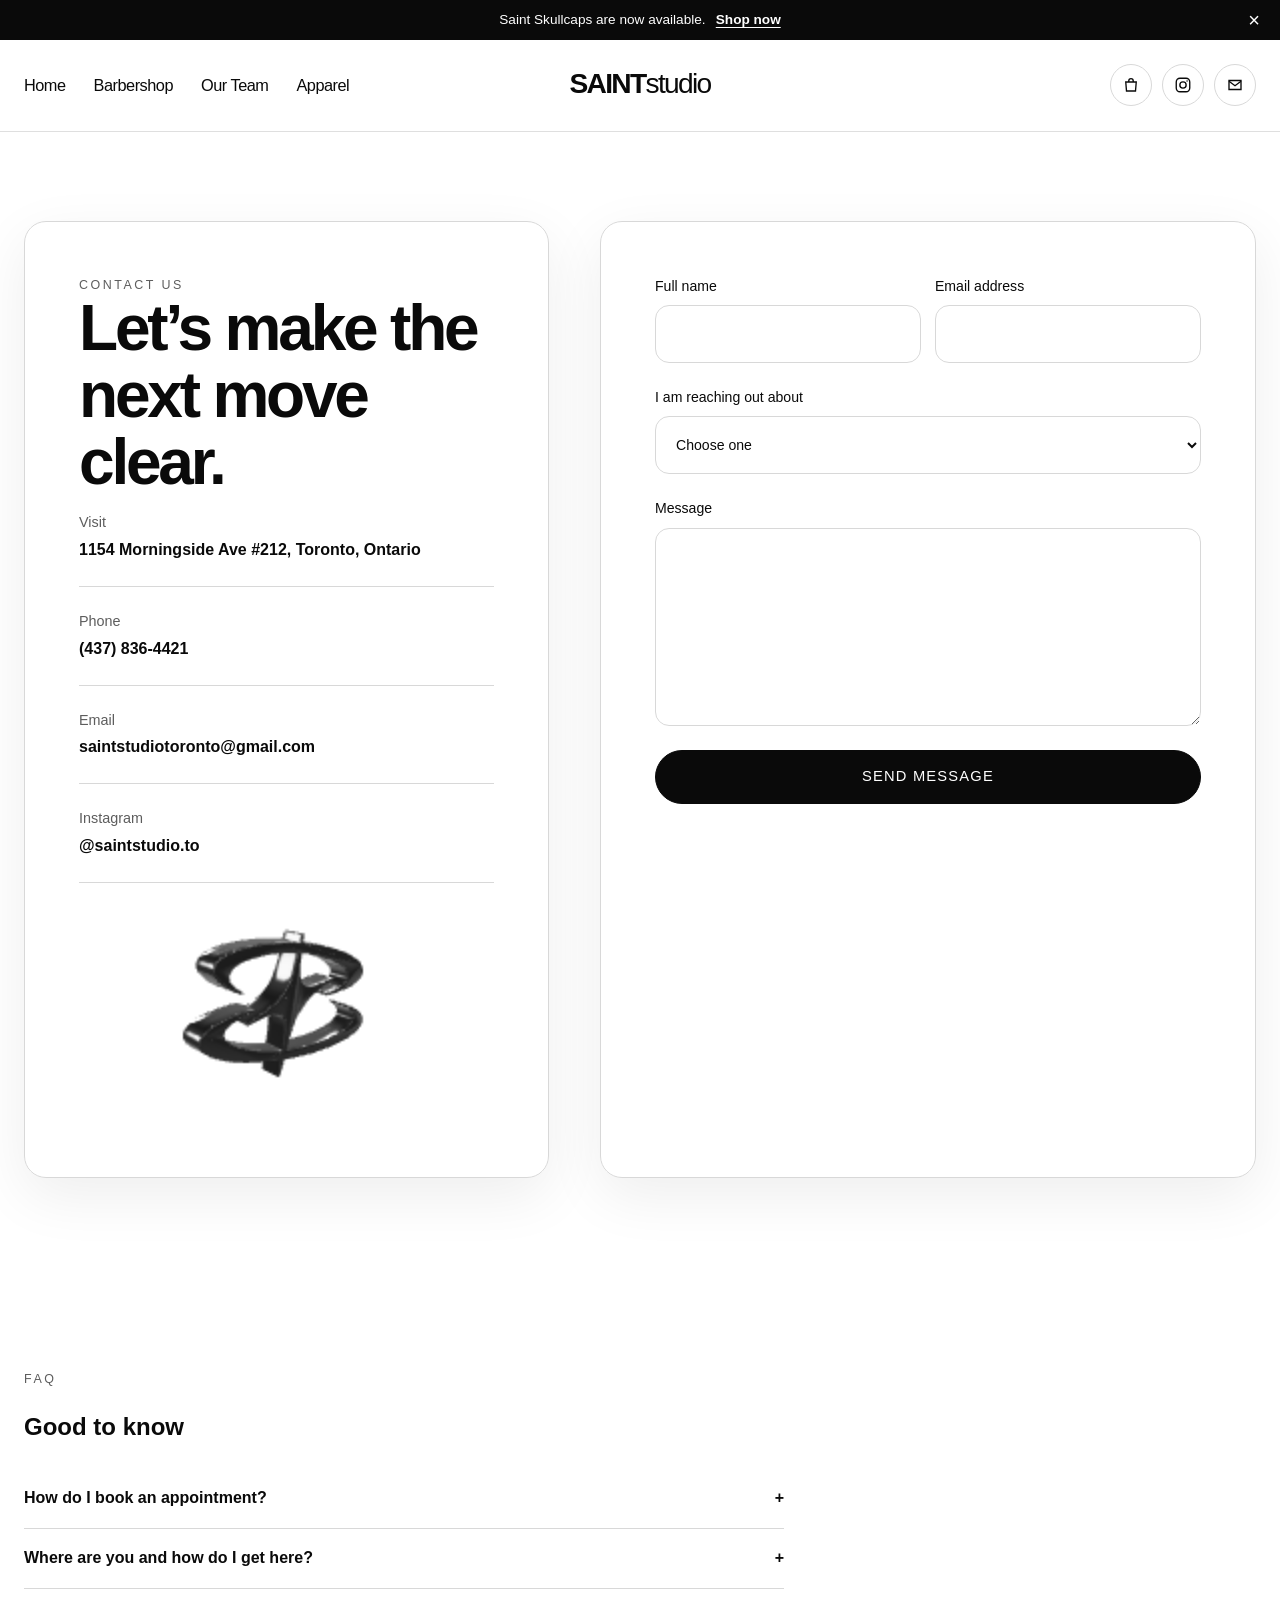
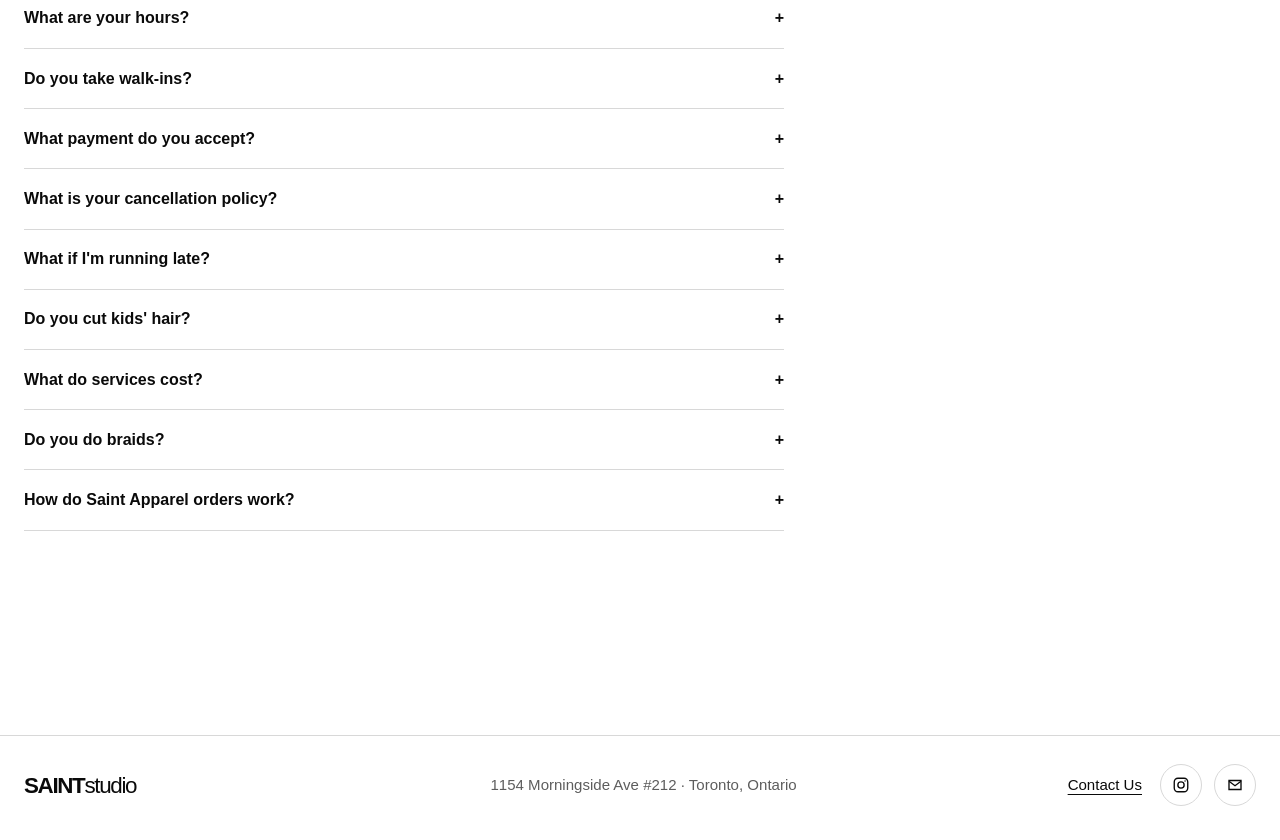
<file: contact.html>
<!DOCTYPE html>
<html lang="en" data-theme="light">
  <head>
    <meta charset="UTF-8" />
    <meta name="viewport" content="width=device-width, initial-scale=1.0" />
    <meta name="color-scheme" content="light dark" />
    <link rel="icon" href="favicon.ico" sizes="any" />
    <link rel="icon" type="image/png" sizes="32x32" href="favicon-32x32.png" />
    <link rel="icon" type="image/png" sizes="16x16" href="favicon-16x16.png" />
    <link rel="apple-touch-icon" sizes="180x180" href="apple-touch-icon.png" />
    <link rel="manifest" href="site.webmanifest" />
    <meta name="description" content="Find SAINT Studio at 1154 Morningside Ave #212, Scarborough. Hours, directions, and how to reach us." />
    <meta property="og:site_name" content="SAINTstudio" />
    <meta property="og:type" content="website" />
    <meta property="og:title" content="Contact | SAINTstudio" />
    <meta property="og:description" content="Find SAINT Studio at 1154 Morningside Ave #212, Scarborough. Hours, directions, and how to reach us." />
    <link rel="canonical" href="https://www.saintstudio.ca/contact.html" />
    <meta property="og:url" content="https://www.saintstudio.ca/contact.html" />
    <meta property="og:image" content="https://www.saintstudio.ca/assets/images/barbershop.jpg" />
    <meta name="twitter:card" content="summary_large_image" />
    <title>Contact | SAINTstudio</title>
    <link rel="stylesheet" href="styles.css?v=20261030" />
  </head>
  <body class="contact-page">
    <a class="skip-link" href="#main-content">Skip to content</a>
    <header class="site-header">
      <div class="header-inner">
        <button class="menu-toggle" type="button" aria-label="Open menu" aria-expanded="false" data-menu-toggle>
          <svg viewBox="0 0 24 24" fill="none" stroke="currentColor" stroke-width="1.8">
            <path d="M4 7h16M4 12h16M4 17h16" />
          </svg>
        </button>
        <nav class="primary-nav" aria-label="Primary">
          <a href="index.html">Home</a>
          <a href="barbershop.html">Barbershop</a>
          <a href="team.html">Our Team</a>
          <a href="apparel.html">Apparel</a>
        </nav>
        <a class="brand-wrap" href="index.html" aria-label="SAINTstudio home">
          <span class="brand"><strong>SAINT</strong><span>studio</span></span>
        </a>
        <div class="header-actions">
          <a class="icon-link" href="https://www.instagram.com/saintstudio.to/" aria-label="Instagram">
            <svg viewBox="0 0 24 24" fill="none" stroke="currentColor" stroke-width="1.8">
              <rect x="3" y="3" width="18" height="18" rx="5" />
              <circle cx="12" cy="12" r="4.2" />
              <circle cx="17.4" cy="6.8" r="1" fill="currentColor" stroke="none" />
            </svg>
          </a>
          <a class="icon-link" href="mailto:saintstudiotoronto@gmail.com" aria-label="Email">
            <svg viewBox="0 0 24 24" fill="none" stroke="currentColor" stroke-width="1.8">
              <path d="M4 6h16v12H4z" />
              <path d="m4 7 8 6 8-6" />
            </svg>
          </a>
        </div>
      </div>
      <div class="mobile-panel" data-mobile-panel>
        <nav class="mobile-nav" aria-label="Mobile">
          <a href="index.html">Home</a>
          <a href="barbershop.html">Barbershop</a>
          <a href="team.html">Our Team</a>
          <a href="apparel.html">Apparel</a>
        </nav>
      </div>
    </header>

    <main id="main-content">
      <section class="section contact-hero">
        <div class="container contact-grid">
          <div class="contact-card reveal">
            <p class="eyebrow">Contact Us</p>
            <h1 class="page-title">Let’s make the next move clear.</h1>
            <div class="contact-details">
              <div class="detail-row">
                <span>Visit</span>
                <strong>1154 Morningside Ave #212, Toronto, Ontario</strong>
              </div>
              <div class="detail-row">
                <span>Phone</span>
                <strong><a href="tel:+14378364421">(437) 836-4421</a></strong>
              </div>
              <div class="detail-row">
                <span>Email</span>
                <strong>saintstudiotoronto@gmail.com</strong>
              </div>
              <div class="detail-row">
                <span>Instagram</span>
                <strong>@saintstudio.to</strong>
              </div>
            </div>
            <model-viewer
              class="contact-card-logo"
              src="3d-models/logo.glb"
              alt=""
              auto-rotate
              auto-rotate-delay="0"
              rotation-per-second="7deg"
              camera-orbit="90deg 70deg 94%"
              exposure="0.92"
              shadow-intensity="0"
              interaction-prompt="none"
              loading="eager"
              aria-hidden="true"
              tabindex="-1"
            ></model-viewer>
          </div>
          <form class="form-card reveal" data-demo-form data-success="Thanks, we got your message and will get back to you soon.">
            <input type="hidden" name="access_key" value="dff7012d-792c-4037-bd2d-ac46ecccea3d" />
            <input type="hidden" name="subject" value="SAINTstudio website message" />
            <div class="form-grid">
              <div class="field-grid">
                <label>
                  Full name
                  <input type="text" name="name" required />
                </label>
                <label>
                  Email address
                  <input type="email" name="email" required />
                </label>
              </div>
              <label>
                I am reaching out about
                <select name="topic" required>
                  <option value="">Choose one</option>
                  <option>Barbershop appointment</option>
                  <option>Creative project</option>
                  <option>Apparel</option>
                  <option>General question</option>
                </select>
              </label>
              <label>
                Message
                <textarea name="message" required></textarea>
              </label>
              <button class="solid-button" type="submit">Send Message</button>
              <p class="form-note" data-form-note aria-live="polite"></p>
            </div>
          </form>
        </div>
      </section>

      <section class="section faq-section" id="faq">
        <div class="container">
          <p class="eyebrow">FAQ</p>
          <h2>Good to know</h2>
          <div class="faq-list">
            <details class="faq-item">
              <summary>How do I book an appointment?</summary>
              <p>Tap <strong>Book an Appointment</strong> on any page. You'll pick your barber and service on our Squire booking page. You can also book with a specific barber from their profile on the <a href="team.html">team page</a>.</p>
            </details>
            <details class="faq-item">
              <summary>Where are you and how do I get here?</summary>
              <p>We're at 1154 Morningside Ave #212, Scarborough. The TTC 116 Morningside bus stops close by, and there is a large free parking lot.</p>
            </details>
            <details class="faq-item">
              <summary>What are your hours?</summary>
              <p>Tuesday to Saturday, 11 AM to 7 PM. We're closed Sunday and Monday.</p>
            </details>
            <details class="faq-item">
              <summary>Do you take walk-ins?</summary>
              <p>Yes, when a barber is free. Booking an appointment is preferred so your spot is held.</p>
            </details>
            <details class="faq-item">
              <summary>What payment do you accept?</summary>
              <p>Cash or card.</p>
            </details>
            <details class="faq-item">
              <summary>What is your cancellation policy?</summary>
              <p>Please give us at least 24 hours' notice if you need to cancel or reschedule.</p>
            </details>
            <details class="faq-item">
              <summary>What if I'm running late?</summary>
              <p>Arriving late may result in an extra fee, so please let us know if you're running behind.</p>
            </details>
            <details class="faq-item">
              <summary>Do you cut kids' hair?</summary>
              <p>Yes, we do. Book an appointment online with the barber you'd like.</p>
            </details>
            <details class="faq-item">
              <summary>What do services cost?</summary>
              <p>Prices depend on the service and the barber. See the <a href="barbershop.html#services">services and pricing list</a>, or check the full menu when you book.</p>
            </details>
            <details class="faq-item">
              <summary>Do you do braids?</summary>
              <p>Yes. We offer 2 braid, 4 braid, and 6+ braid styles. You can book them online.</p>
            </details>
            <details class="faq-item">
              <summary>How do Saint Apparel orders work?</summary>
              <p>Place your order on the <a href="apparel.html">apparel page</a>. Pay online at checkout, then choose free pickup at the studio or shipping in Canada for $10 CAD.</p>
            </details>
          </div>
        </div>
      </section>

    </main>

    <footer class="site-footer">
      <div class="footer-inner">
        <div class="footer-brand"><strong>SAINT</strong>studio</div>
        <div class="footer-copy">1154 Morningside Ave #212 · Toronto, Ontario</div>
        <div class="footer-socials">
          <a class="footer-contact" href="contact.html" aria-current="page">Contact Us</a>
          <a class="icon-link" href="https://www.instagram.com/saintstudio.to/" aria-label="Instagram">
            <svg viewBox="0 0 24 24" fill="none" stroke="currentColor" stroke-width="1.8">
              <rect x="3" y="3" width="18" height="18" rx="5" />
              <circle cx="12" cy="12" r="4.2" />
              <circle cx="17.4" cy="6.8" r="1" fill="currentColor" stroke="none" />
            </svg>
          </a>
          <a class="icon-link" href="mailto:saintstudiotoronto@gmail.com" aria-label="Email">
            <svg viewBox="0 0 24 24" fill="none" stroke="currentColor" stroke-width="1.8">
              <path d="M4 6h16v12H4z" />
              <path d="m4 7 8 6 8-6" />
            </svg>
          </a>
        </div>
      </div>
    </footer>
    <script src="products.js"></script>
    <script src="cart.js"></script>
    <script src="script.js"></script>
  </body>
</html>
</file>
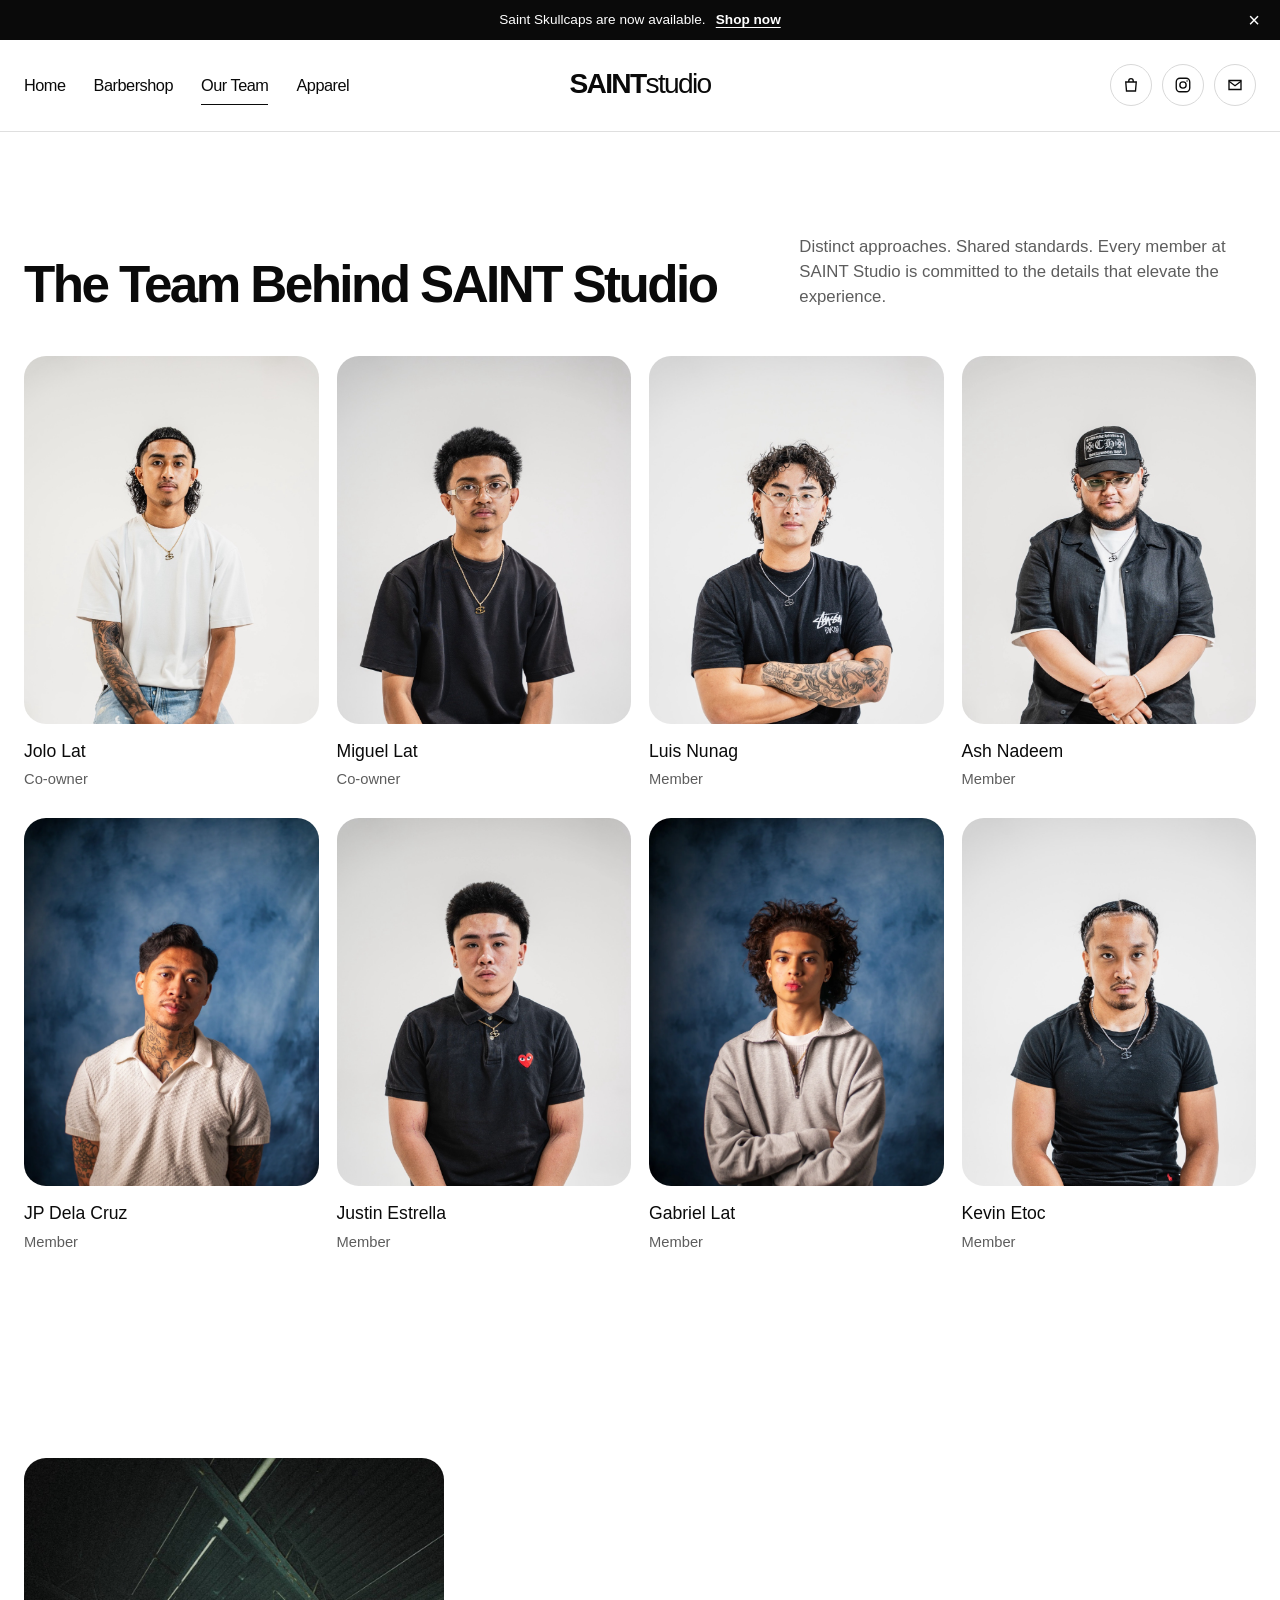
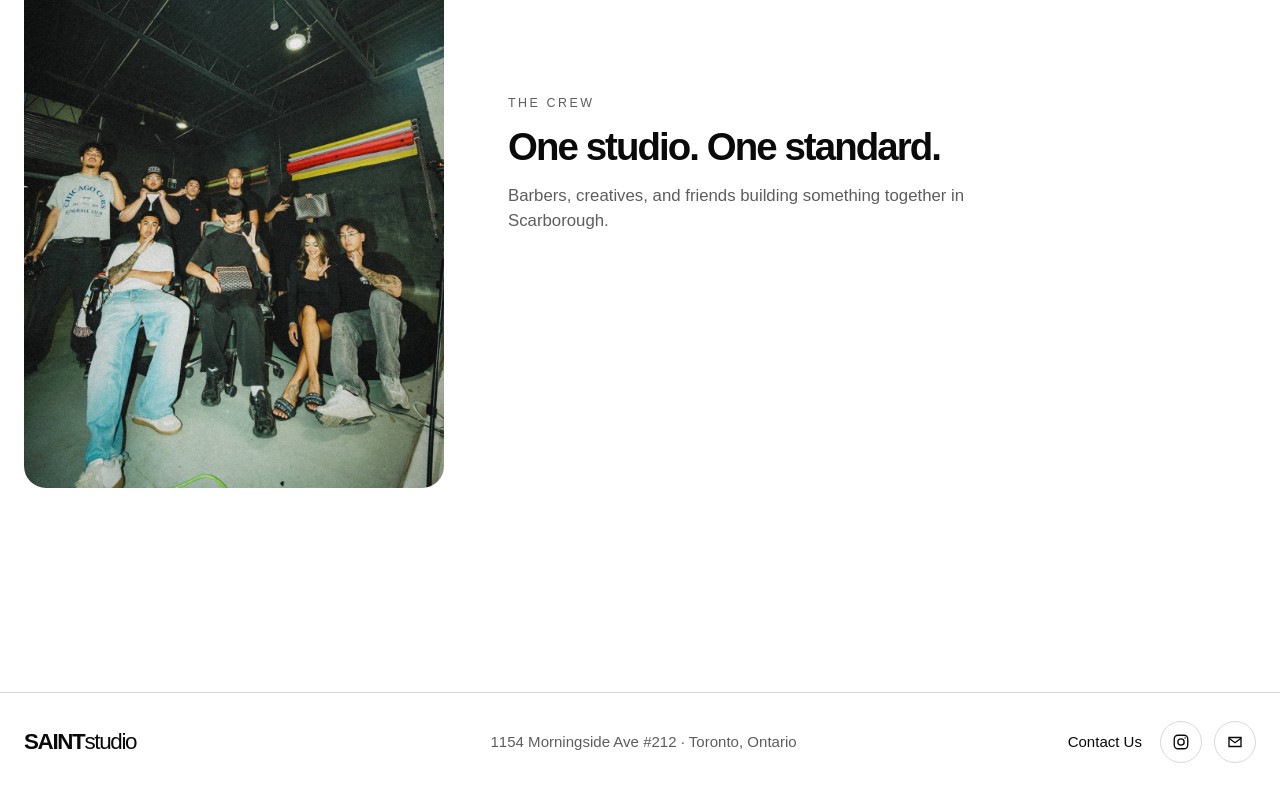
<file: team.html>
<!DOCTYPE html>
<html lang="en" data-theme="light">
  <head>
    <meta charset="UTF-8" />
    <meta name="viewport" content="width=device-width, initial-scale=1.0" />
    <meta name="color-scheme" content="light dark" />
    <link rel="icon" href="favicon.ico" sizes="any" />
    <link rel="icon" type="image/png" sizes="32x32" href="favicon-32x32.png" />
    <link rel="icon" type="image/png" sizes="16x16" href="favicon-16x16.png" />
    <link rel="apple-touch-icon" sizes="180x180" href="apple-touch-icon.png" />
    <link rel="manifest" href="site.webmanifest" />
    <meta name="description" content="Meet the barbers of SAINT Studio in Scarborough: Jolo, Miguel, Luis, Ash, JP, Justin, Gabriel and Kevin." />
    <meta property="og:site_name" content="SAINTstudio" />
    <meta property="og:type" content="website" />
    <meta property="og:title" content="Our Team | SAINTstudio" />
    <meta property="og:description" content="Meet the barbers of SAINT Studio in Scarborough: Jolo, Miguel, Luis, Ash, JP, Justin, Gabriel and Kevin." />
    <link rel="canonical" href="https://www.saintstudio.ca/team.html" />
    <meta property="og:url" content="https://www.saintstudio.ca/team.html" />
    <meta property="og:image" content="https://www.saintstudio.ca/assets/images/barbershop.jpg" />
    <meta name="twitter:card" content="summary_large_image" />
    <title>Our Team | SAINTstudio</title>
    <link rel="stylesheet" href="styles.css?v=20261030" />
  </head>
  <body>
    <a class="skip-link" href="#main-content">Skip to content</a>
    <header class="site-header">
      <div class="header-inner">
        <button class="menu-toggle" type="button" aria-label="Open menu" aria-expanded="false" data-menu-toggle>
          <svg viewBox="0 0 24 24" fill="none" stroke="currentColor" stroke-width="1.8">
            <path d="M4 7h16M4 12h16M4 17h16" />
          </svg>
        </button>
        <nav class="primary-nav" aria-label="Primary">
          <a href="index.html">Home</a>
          <a href="barbershop.html">Barbershop</a>
          <a href="team.html" aria-current="page">Our Team</a>
          <a href="apparel.html">Apparel</a>
        </nav>
        <a class="brand-wrap" href="index.html" aria-label="SAINTstudio home">
          <span class="brand"><strong>SAINT</strong><span>studio</span></span>
        </a>
        <div class="header-actions">
          <a class="icon-link" href="https://www.instagram.com/saintstudio.to/" aria-label="Instagram">
            <svg viewBox="0 0 24 24" fill="none" stroke="currentColor" stroke-width="1.8">
              <rect x="3" y="3" width="18" height="18" rx="5" />
              <circle cx="12" cy="12" r="4.2" />
              <circle cx="17.4" cy="6.8" r="1" fill="currentColor" stroke="none" />
            </svg>
          </a>
          <a class="icon-link" href="mailto:saintstudiotoronto@gmail.com" aria-label="Email">
            <svg viewBox="0 0 24 24" fill="none" stroke="currentColor" stroke-width="1.8">
              <path d="M4 6h16v12H4z" />
              <path d="m4 7 8 6 8-6" />
            </svg>
          </a>
        </div>
      </div>
      <div class="mobile-panel" data-mobile-panel>
        <nav class="mobile-nav" aria-label="Mobile">
          <a href="index.html">Home</a>
          <a href="barbershop.html">Barbershop</a>
          <a href="team.html" aria-current="page">Our Team</a>
          <a href="apparel.html">Apparel</a>
        </nav>
      </div>
    </header>

    <main id="main-content">
      <section class="section">
        <div class="container">
          <div class="team-intro reveal">
            <div>
              <h1 class="page-title">The Team Behind SAINT Studio</h1>
            </div>
            <p class="lede">
             Distinct approaches. Shared standards. Every member at SAINT Studio is committed to the details that elevate the experience.
            </p>
          </div>

          <div class="team-grid">
            <a class="team-card reveal" href="barber-profile.html?barber=jolo-lat">
              <img src="assets/images/Jolo-Lat.jpg" alt="Portrait of Jolo Lat" loading="lazy" />
              <h3>Jolo Lat</h3>
              <p>Co-owner</p>
            </a>
            <a class="team-card reveal" href="barber-profile.html?barber=miguel-lat">
              <img src="assets/images/Miguel-Lat.jpg" alt="Portrait of Miguel Lat" loading="lazy" />
              <h3>Miguel Lat</h3>
              <p>Co-owner</p>
            </a>
            <a class="team-card reveal" href="barber-profile.html?barber=luis-nunag">
              <img src="assets/images/Luis-Nunag.jpg" alt="Portrait of Luis Nunag" loading="lazy" />
              <h3>Luis Nunag</h3>
              <p>Member</p>
            </a>
            <a class="team-card reveal" href="barber-profile.html?barber=ash-nadeem">
              <img src="assets/images/Ash-Nadeem.jpg" alt="Portrait of Ash Nadeem" loading="lazy" />
              <h3>Ash Nadeem</h3>
              <p>Member</p>
            </a>
            <a class="team-card reveal" href="barber-profile.html?barber=jp-dela-cruz">
              <img src="assets/images/JP-Dela.webp" alt="Portrait of JP Dela Cruz" loading="lazy" />
              <h3>JP Dela Cruz</h3>
              <p>Member</p>
            </a>
            <a class="team-card reveal" href="barber-profile.html?barber=justin-estrella">
              <img src="assets/images/Justin-Estrella.jpg" alt="Portrait of Justin Estrella" loading="lazy" />
              <h3>Justin Estrella</h3>
              <p>Member</p>
            </a>
            <a class="team-card reveal" href="barber-profile.html?barber=gabriel-lat">
              <img src="assets/images/Gabriel-Lat.webp" alt="Portrait of Gabriel Lat" loading="lazy" />
              <h3>Gabriel Lat</h3>
              <p>Member</p>
            </a>
            <a class="team-card reveal" href="barber-profile.html?barber=kevin-e">
              <img src="assets/images/Kevin-E.jpg" alt="Portrait of Kevin Etoc" loading="lazy" />
              <h3>Kevin Etoc</h3>
              <p>Member</p>
            </a>
          </div>
        </div>
      </section>

      <section class="section crew-section">
        <div class="container crew-grid">
          <figure class="crew-photo reveal">
            <img src="assets/images/saint-crew.jpg" alt="The SAINT Studio team posed together in the studio" loading="lazy" />
          </figure>
          <div class="crew-copy reveal">
            <p class="eyebrow">The Crew</p>
            <h2 class="section-heading">One studio. One standard.</h2>
            <p class="lede">Barbers, creatives, and friends building something together in Scarborough.</p>
          </div>
        </div>
      </section>
    </main>

    <footer class="site-footer">
      <div class="footer-inner">
        <div class="footer-brand"><strong>SAINT</strong>studio</div>
        <div class="footer-copy">1154 Morningside Ave #212 · Toronto, Ontario</div>
        <div class="footer-socials">
          <a class="footer-contact" href="contact.html">Contact Us</a>
          <a class="icon-link" href="https://www.instagram.com/saintstudio.to/" aria-label="Instagram">
            <svg viewBox="0 0 24 24" fill="none" stroke="currentColor" stroke-width="1.8">
              <rect x="3" y="3" width="18" height="18" rx="5" />
              <circle cx="12" cy="12" r="4.2" />
              <circle cx="17.4" cy="6.8" r="1" fill="currentColor" stroke="none" />
            </svg>
          </a>
          <a class="icon-link" href="mailto:saintstudiotoronto@gmail.com" aria-label="Email">
            <svg viewBox="0 0 24 24" fill="none" stroke="currentColor" stroke-width="1.8">
              <path d="M4 6h16v12H4z" />
              <path d="m4 7 8 6 8-6" />
            </svg>
          </a>
        </div>
      </div>
    </footer>
    <script src="products.js"></script>
    <script src="cart.js"></script>
    <script src="script.js"></script>
  </body>
</html>
</file>
<file: styles.css>
:root {
  --bg: #ffffff;
  --surface: #ffffff;
  --surface-alt: #f5f5f5;
  --text: #0a0a0a;
  --muted: #5d5d5d;
  --line: #d8d8d8;
  --line-strong: #b8b8b8;
  --inverse: #ffffff;
  --shadow: 0 18px 60px rgba(0, 0, 0, 0.14);
  --radius-sm: 12px;
  --radius-md: 22px;
  --radius-pill: 999px;
  --container: min(1240px, calc(100vw - 48px));
  --header-height: 92px;
}

:root[data-theme="dark"] {
  --bg: #090909;
  --surface: #0f0f0f;
  --surface-alt: #151515;
  --text: #f5f5f5;
  --muted: #b0b0b0;
  --line: #2b2b2b;
  --line-strong: #4a4a4a;
  --inverse: #0a0a0a;
  --shadow: 0 18px 60px rgba(0, 0, 0, 0.45);
}

*,
*::before,
*::after {
  box-sizing: border-box;
}

html {
  scroll-behavior: smooth;
}

body {
  margin: 0;
  background: var(--bg);
  color: var(--text);
  font-family: "Helvetica Neue", Helvetica, Arial, sans-serif;
  line-height: 1.5;
  transition:
    background-color 180ms ease,
    color 180ms ease;
}

body.menu-open {
  overflow: hidden;
}

img {
  display: block;
  max-width: 100%;
}

a {
  color: inherit;
  text-decoration: none;
}

button,
input,
select,
textarea {
  font: inherit;
}

button,
a,
input,
select,
textarea {
  -webkit-tap-highlight-color: transparent;
}

:focus-visible {
  outline: 2px solid var(--text);
  outline-offset: 4px;
}

.skip-link {
  position: absolute;
  left: 16px;
  top: -44px;
  z-index: 200;
  padding: 10px 14px;
  background: var(--text);
  color: var(--inverse);
  border-radius: var(--radius-pill);
  transition: top 160ms ease;
}

.skip-link:focus {
  top: 16px;
}

.container {
  width: var(--container);
  margin: 0 auto;
}

.eyebrow {
  margin: 0 0 14px;
  color: var(--muted);
  font-size: 0.78rem;
  letter-spacing: 0.2em;
  text-transform: uppercase;
}

.site-header {
  position: sticky;
  top: 0;
  z-index: 100;
  height: var(--header-height);
  border-bottom: 1px solid color-mix(in srgb, var(--line), transparent 18%);
  background: color-mix(in srgb, var(--bg), transparent 12%);
  backdrop-filter: blur(18px);
}

.header-inner {
  position: relative;
  display: grid;
  grid-template-columns: 1fr auto 1fr;
  align-items: center;
  width: var(--container);
  height: 100%;
  margin: 0 auto;
  gap: 18px;
}

.primary-nav {
  display: flex;
  align-items: center;
  gap: 28px;
  justify-self: start;
}

.primary-nav a,
.mobile-nav a {
  position: relative;
  font-size: 1.02rem;
  font-weight: 400;
  letter-spacing: -0.03em;
  text-transform: none;
}

.primary-nav a::after,
.mobile-nav a::after {
  content: "";
  position: absolute;
  right: 0;
  bottom: -8px;
  left: 0;
  height: 1px;
  background: currentColor;
  transform: scaleX(0);
  transform-origin: left center;
  transition: transform 180ms ease;
}

.primary-nav a:hover::after,
.primary-nav a[aria-current="page"]::after,
.mobile-nav a:hover::after,
.mobile-nav a[aria-current="page"]::after {
  transform: scaleX(1);
}

.brand-wrap {
  justify-self: center;
  perspective: 1000px;
}

.brand {
  position: relative;
  display: inline-flex;
  align-items: baseline;
  gap: 0;
  font-size: clamp(1.6rem, 2.2vw, 1.95rem);
  line-height: 1;
  letter-spacing: -0.06em;
  transform-style: preserve-3d;
  transition: transform 500ms cubic-bezier(0.2, 0.8, 0.2, 1);
}

.brand::before,
.brand::after {
  content: "SAINTstudio";
  position: absolute;
  inset: 0;
  opacity: 0;
  pointer-events: none;
  transition: opacity 220ms ease;
}

.brand::before {
  transform: translate3d(2px, 2px, -12px);
}

.brand::after {
  transform: translate3d(4px, 4px, -24px);
}

.brand strong {
  font-weight: 700;
}

.brand span {
  font-weight: 300;
}

.brand-wrap:hover .brand,
.brand-wrap:focus-within .brand {
  transform: rotateX(14deg) rotateY(-18deg);
}

.brand-wrap:hover .brand::before,
.brand-wrap:focus-within .brand::before {
  opacity: 0.18;
}

.brand-wrap:hover .brand::after,
.brand-wrap:focus-within .brand::after {
  opacity: 0.08;
}

.header-actions {
  display: flex;
  align-items: center;
  justify-content: flex-end;
  gap: 10px;
}

.icon-button,
.icon-link,
.menu-toggle,
.carousel-button,
.modal-close,
.lightbox-close {
  display: inline-flex;
  align-items: center;
  justify-content: center;
  width: 42px;
  height: 42px;
  border: 1px solid var(--line);
  border-radius: 50%;
  background: var(--surface);
  color: var(--text);
  cursor: pointer;
  transition:
    border-color 180ms ease,
    background-color 180ms ease,
    color 180ms ease,
    transform 180ms ease;
}

.icon-button:hover,
.icon-link:hover,
.menu-toggle:hover,
.carousel-button:hover,
.modal-close:hover,
.lightbox-close:hover {
  border-color: var(--text);
  transform: translateY(-1px);
}

.icon-button svg,
.icon-link svg,
.menu-toggle svg,
.carousel-button svg,
.modal-close svg,
.lightbox-close svg {
  width: 18px;
  height: 18px;
}

.menu-toggle {
  display: none;
}

.mobile-panel {
  position: fixed;
  inset: var(--header-height) 0 auto;
  display: none;
  border-bottom: 1px solid var(--line);
  background: var(--bg);
}

.mobile-panel.is-open {
  display: block;
}

.mobile-nav {
  display: grid;
  gap: 18px;
  width: var(--container);
  margin: 0 auto;
  padding: 24px 0 28px;
}

.section {
  padding: clamp(64px, 8vw, 112px) 0;
}

.home-page {
  background: #ffffff;
}

.home-page main > .section {
  background: var(--bg);
  color: var(--text);
}

.home-page .site-footer {
  background: var(--bg);
}

.sculpture-hero {
  position: relative;
  isolation: isolate;
  display: grid;
  min-height: calc(100svh - var(--announcement-h, 0px));
  overflow: hidden;
  color: #0a0a0a;
  background: #ffffff;
}

.sculpture-hero::before,
.sculpture-hero::after {
  content: "";
  position: absolute;
  inset: 0;
  pointer-events: none;
}

.sculpture-hero::before {
  z-index: 1;
  background:
    radial-gradient(circle at center, rgba(0, 0, 0, 0.035), transparent 34%),
    linear-gradient(to right, rgba(0, 0, 0, 0.035), transparent 18%, transparent 82%, rgba(0, 0, 0, 0.035));
}

.sculpture-hero::after {
  z-index: 2;
  background: linear-gradient(to top, rgba(0, 0, 0, 0.045), transparent 24%);
}

.sculpture-header {
  position: absolute;
  top: clamp(22px, 3vw, 34px);
  right: clamp(22px, 4vw, 52px);
  left: clamp(22px, 4vw, 52px);
  z-index: 4;
  display: flex;
  align-items: center;
  justify-content: space-between;
  gap: 24px;
}

.sculpture-nav {
  display: flex;
  align-items: center;
  flex-wrap: wrap;
  gap: clamp(16px, 2vw, 30px);
}

.sculpture-nav a {
  color: rgba(10, 10, 10, 0.68);
  font-size: 1.02rem;
  font-weight: 400;
  letter-spacing: -0.03em;
  text-transform: none;
  transition:
    color 180ms ease,
    opacity 180ms ease;
}

.sculpture-nav a:hover,
.sculpture-nav a:focus-visible {
  color: #0a0a0a;
}

.sculpture-brand {
  color: #0a0a0a;
}

.sculpture-brand .brand {
  font-size: clamp(1.65rem, 2.7vw, 2.15rem);
}

.hero-composition {
  position: relative;
  z-index: 3;
  align-self: center;
  display: grid;
  justify-items: center;
  gap: clamp(8px, 1.4vw, 18px);
  padding-top: clamp(48px, 7vw, 86px);
}

.sculpture-stage {
  display: grid;
  place-items: center;
}

.hero-model {
  width: min(94vw, 1380px);
  height: min(60vw, 820px, calc(100svh - var(--announcement-h, 0px) - 300px));
  max-width: none;
  opacity: 1;
  --poster-color: transparent;
  --progress-bar-color: transparent;
}

.hero-center {
  position: relative;
  z-index: 4;
}

.hero-center {
  display: grid;
  justify-items: center;
  gap: 12px;
}

.hero-phone {
  font-size: 0.95rem;
  font-weight: 500;
  letter-spacing: -0.01em;
}

.hero-phone span {
  text-decoration: underline;
  text-underline-offset: 3px;
}

.hero-scroll-cue {
  display: none;
}

.hero-book-button {
  display: inline-flex;
  align-items: center;
  justify-content: center;
  min-width: 196px;
  min-height: 62px;
  padding: 0 32px;
  border: 1px solid #0a0a0a;
  border-radius: var(--radius-pill);
  background: #0a0a0a;
  color: #ffffff;
  font-size: 0.96rem;
  font-weight: 500;
  letter-spacing: -0.03em;
  text-transform: none;
  box-shadow: 0 18px 44px rgba(0, 0, 0, 0.16);
  transition:
    transform 180ms ease,
    background-color 180ms ease,
    color 180ms ease;
}

.hero-book-button:hover,
.hero-book-button:focus-visible {
  transform: translateY(-2px);
}

.hero {
  position: relative;
  min-height: min(64vh, 640px);
  overflow: hidden;
  display: grid;
  place-items: center;
  border-bottom: 1px solid var(--line);
}

.hero-media {
  position: absolute;
  inset: 0;
  width: 100%;
  height: 100%;
  object-fit: cover;
}

.hero::after {
  content: "";
  position: absolute;
  inset: auto 0 0;
  height: 35%;
  background: linear-gradient(to top, rgba(0, 0, 0, 0.34), transparent);
}

.hero-content {
  position: relative;
  z-index: 1;
  display: grid;
  justify-items: center;
  gap: 20px;
  color: #fff;
}

.pill-button,
.solid-button,
.ghost-button {
  display: inline-flex;
  align-items: center;
  justify-content: center;
  min-height: 54px;
  padding: 0 28px;
  border-radius: var(--radius-pill);
  border: 1px solid var(--text);
  font-size: 0.92rem;
  letter-spacing: 0.08em;
  text-transform: uppercase;
  transition:
    background-color 180ms ease,
    color 180ms ease,
    transform 180ms ease,
    border-color 180ms ease;
}

.pill-button {
  min-width: 220px;
  border-color: rgba(255, 255, 255, 0.4);
  background: rgba(255, 255, 255, 0.94);
  color: #0a0a0a;
}

.pill-button,
.solid-button,
.ghost-button {
  touch-action: manipulation;
  -webkit-tap-highlight-color: transparent;
}

/* Lift on hover only where a real hover exists. On phones the first tap counts as a
   hover, and the button moving under the finger makes it need a second tap. */
@media (hover: hover) {
  .pill-button:hover,
  .solid-button:hover,
  .ghost-button:hover {
    transform: translateY(-2px);
  }
}

.pill-button:active,
.solid-button:active,
.ghost-button:active {
  transform: scale(0.98);
}

.solid-button {
  background: var(--text);
  color: var(--inverse);
}

.ghost-button {
  background: transparent;
  color: var(--text);
}

.hero-icons,
.social-row,
.footer-socials {
  display: flex;
  align-items: center;
  gap: 12px;
}

.hero-icons .icon-link {
  border-color: rgba(255, 255, 255, 0.42);
  background: rgba(255, 255, 255, 0.08);
  color: #fff;
}

.intro-lockup {
  display: grid;
  justify-items: center;
  gap: 16px;
  text-align: center;
}

.display-logo {
  margin: 0;
  font-size: clamp(2.2rem, 5vw, 4rem);
  line-height: 0.95;
  letter-spacing: -0.08em;
}

.display-logo strong {
  font-weight: 700;
}

.display-logo span {
  font-weight: 300;
}

.tagline {
  margin: 0;
  font-size: clamp(1rem, 2vw, 1.35rem);
  font-style: italic;
  color: var(--muted);
}

.visit-grid,
.split-layout,
.contact-grid,
.case-study-grid {
  display: grid;
  gap: clamp(28px, 4vw, 56px);
}

.visit-grid {
  grid-template-columns: minmax(240px, 0.55fr) minmax(0, 1.45fr);
  align-items: center;
}

.visit-copy h2,
.section-heading,
.page-title,
.case-study-copy h3,
.contact-card h3 {
  margin: 0 0 16px;
  font-size: clamp(1.8rem, 3vw, 2.6rem);
  line-height: 1.05;
  letter-spacing: -0.05em;
}

.visit-copy p,
.contact-card p {
  margin: 0;
  color: var(--muted);
}

.map-frame {
  overflow: hidden;
  min-height: 360px;
  border: 1px solid var(--line);
  border-radius: var(--radius-md);
  background: var(--surface-alt);
}

.map-frame iframe {
  width: 100%;
  min-height: 360px;
  border: 0;
}

.visit-section {
  padding: clamp(72px, 9vw, 128px) 0;
  background: var(--bg);
  color: var(--text);
  border-top: 1px solid var(--line);
}

.visit-section__inner {
  display: grid;
  gap: clamp(36px, 5vw, 64px);
}

.visit-section__head {
  max-width: 760px;
}

.visit-section__head h2 {
  margin: 0;
  font-size: clamp(4.5rem, 13vw, 11rem);
  line-height: 0.82;
  letter-spacing: -0.09em;
}

.visit-section__head p {
  max-width: 560px;
  margin: 22px 0 0;
  color: var(--muted);
  font-size: clamp(1.1rem, 2vw, 1.65rem);
  font-style: italic;
  line-height: 1.22;
  letter-spacing: -0.04em;
}

.visit-section__body {
  display: grid;
  grid-template-columns: minmax(320px, 0.84fr) minmax(0, 1.16fr);
  gap: clamp(36px, 5vw, 68px);
  align-items: start;
}

.visit-section__list {
  border-top: 1px solid var(--text);
}

.visit-entry {
  width: 100%;
  display: grid;
  grid-template-columns: 48px minmax(0, 1fr) 24px;
  gap: clamp(12px, 2vw, 20px);
  align-items: center;
  padding: 22px 4px;
  border: 0;
  border-bottom: 1px solid var(--line);
  background: transparent;
  color: color-mix(in srgb, var(--text), transparent 36%);
  text-align: left;
  cursor: pointer;
  transition:
    color 180ms ease,
    padding-left 180ms ease;
}

.visit-entry:hover,
.visit-entry:focus-visible,
.visit-entry.is-active {
  color: var(--text);
}

.visit-entry:hover {
  padding-left: 12px;
}

.visit-entry__num,
.visit-entry__preview,
.visit-detail__meta,
.visit-map__tiny,
.visit-map__address,
.visit-hours__day,
.visit-hours__closed,
.visit-transit__row > span,
.visit-reach span {
  font-size: 0.68rem;
  letter-spacing: 0.18em;
  text-transform: uppercase;
}

.visit-entry__num {
  color: var(--muted);
}

.visit-entry__copy {
  min-width: 0;
  display: grid;
  gap: 8px;
}

.visit-entry__title {
  display: block;
  font-size: clamp(1.75rem, 3vw, 2.35rem);
  font-weight: 700;
  line-height: 0.95;
  letter-spacing: -0.07em;
}

.visit-entry__preview {
  display: block;
  overflow-wrap: anywhere;
  color: var(--muted);
}

.visit-entry__toggle {
  justify-self: end;
  color: var(--muted);
  font-size: 1.35rem;
  line-height: 1;
  transition: transform 180ms ease;
}

.visit-entry.is-active .visit-entry__toggle {
  transform: rotate(45deg);
}

.visit-section__pane {
  display: grid;
  gap: clamp(24px, 3vw, 34px);
}

.visit-map {
  width: 100%;
  height: auto;
  aspect-ratio: 680 / 400;
  color: var(--text);
}

.visit-map text {
  font-family: inherit;
}

.visit-map__tiny,
.visit-map__address {
  font-size: 0.5rem;
}

.visit-map__brand {
  font-size: 1.1rem;
  font-weight: 700;
  letter-spacing: -0.05em;
}

.visit-map__pulse {
  animation: visit-map-pulse 3s ease-in-out infinite;
}

@keyframes visit-map-pulse {
  0%,
  100% {
    r: 22px;
    opacity: 0.5;
  }

  50% {
    r: 38px;
    opacity: 0;
  }
}

.visit-detail {
  min-height: 220px;
}

.visit-detail__meta {
  margin-bottom: 12px;
  color: var(--muted);
}

.visit-panel {
  animation: visit-panel-in 240ms ease both;
}

.visit-panel[hidden] {
  display: none;
}

@keyframes visit-panel-in {
  from {
    opacity: 0;
    transform: translateY(8px);
  }

  to {
    opacity: 1;
    transform: translateY(0);
  }
}

.visit-address,
.visit-book {
  display: grid;
  gap: 18px;
}

.visit-address h3 {
  margin: 0;
  font-size: clamp(2.4rem, 5vw, 4.15rem);
  line-height: 0.9;
  letter-spacing: -0.08em;
}

.visit-address p,
.visit-book p {
  margin: 0;
  color: var(--muted);
  font-size: clamp(1rem, 1.6vw, 1.2rem);
  line-height: 1.45;
}

.visit-actions {
  display: flex;
  flex-wrap: wrap;
  gap: 12px;
}

.visit-pill {
  display: inline-flex;
  align-items: center;
  justify-content: center;
  gap: 8px;
  min-height: 38px;
  padding: 0 16px;
  border: 1px solid var(--line);
  border-radius: var(--radius-pill);
  background: transparent;
  color: var(--text);
  font-size: 0.72rem;
  letter-spacing: 0.12em;
  text-transform: uppercase;
  cursor: pointer;
  transition:
    background-color 180ms ease,
    border-color 180ms ease,
    color 180ms ease,
    transform 180ms ease;
}

.visit-pill svg {
  width: 12px;
  height: 12px;
  flex: 0 0 auto;
}

.visit-pill:hover,
.visit-pill:focus-visible,
.visit-pill.is-dark {
  border-color: var(--text);
  background: var(--text);
  color: var(--inverse);
}

.visit-pill:hover,
.visit-pill:focus-visible {
  transform: translateY(-1px);
}

.visit-pill.is-dark:hover,
.visit-pill.is-dark:focus-visible {
  background: transparent;
  color: var(--text);
}

.visit-hours {
  display: grid;
  grid-template-columns: repeat(7, minmax(0, 1fr));
  gap: 8px;
}

.visit-hours__cell {
  min-height: 104px;
  display: grid;
  align-content: start;
  gap: 8px;
  padding: 14px 10px;
  border: 1px solid var(--line);
  border-radius: 8px;
}

.visit-hours__cell.is-today {
  border-color: var(--text);
  background: var(--text);
  color: var(--inverse);
}

.visit-hours__cell.is-closed {
  color: var(--muted);
}

.visit-hours__time {
  font-size: 0.92rem;
  font-weight: 500;
  line-height: 1.18;
}

.visit-hours__closed {
  margin-top: auto;
  color: inherit;
  opacity: 0.58;
}

.visit-transit {
  display: grid;
  gap: 16px;
}

.visit-transit__row {
  display: grid;
  grid-template-columns: 58px minmax(0, 1fr);
  gap: 18px;
  align-items: start;
  padding-bottom: 16px;
  border-bottom: 1px dashed var(--line);
}

.visit-transit__row:last-child {
  border-bottom: 0;
}

.visit-transit__row > span,
.visit-reach span {
  color: var(--muted);
}

.visit-transit strong {
  display: block;
  font-size: 1.05rem;
  line-height: 1.2;
}

.visit-transit p {
  margin: 4px 0 0;
  color: var(--muted);
  line-height: 1.45;
}

.visit-reach {
  display: grid;
  grid-template-columns: repeat(2, minmax(0, 1fr));
  gap: 28px;
}

.visit-reach > div {
  display: grid;
  gap: 8px;
}

.visit-reach a {
  overflow-wrap: anywhere;
  font-size: clamp(1.55rem, 3vw, 2.1rem);
  font-weight: 700;
  line-height: 1;
  letter-spacing: -0.06em;
}

.visit-book p {
  max-width: 560px;
  color: var(--text);
  font-size: clamp(1.35rem, 2.4vw, 1.9rem);
  font-weight: 500;
  letter-spacing: -0.05em;
}

.split-layout {
  grid-template-columns: minmax(0, 0.92fr) minmax(360px, 1.08fr);
  align-items: center;
}

.page-title {
  font-size: clamp(2.4rem, 4vw, 4.5rem);
}

.lede {
  max-width: 560px;
  margin: 0 0 18px;
  color: var(--muted);
  font-size: 1.05rem;
}

.stack {
  display: grid;
  gap: 24px;
}

.media-card {
  overflow: hidden;
  aspect-ratio: 2 / 3;
  border-radius: var(--radius-md);
  background: var(--surface-alt);
}

.media-card img {
  width: 100%;
  height: 100%;
  object-fit: cover;
}

.story-band {
  border-top: 1px solid var(--line);
  border-bottom: 1px solid var(--line);
  background: var(--surface-alt);
}

.story-inner {
  display: grid;
  grid-template-columns: minmax(160px, 0.35fr) minmax(0, 1fr);
  gap: 28px;
  align-items: center;
  padding: 28px 0;
}

.story-inner h2 {
  margin: 0;
  font-size: 1rem;
  text-transform: uppercase;
  letter-spacing: 0.18em;
}

.story-inner p {
  margin: 0;
  font-size: clamp(1.1rem, 2vw, 1.55rem);
  line-height: 1.45;
  font-style: italic;
}

.barbershop-page {
  background: var(--bg);
}

.barber-editorial-hero {
  border-bottom: 1px solid var(--line);
  padding: clamp(40px, 5vw, 72px) 0 clamp(48px, 6vw, 78px);
}

.barber-hero-grid {
  display: grid;
  grid-template-columns: minmax(280px, 0.68fr) minmax(0, 1.32fr);
  min-height: min(55vw, 560px);
}

.barber-hero-copy {
  display: grid;
  align-content: center;
  gap: 22px;
  padding-right: clamp(18px, 4vw, 56px);
}

.barber-hero-copy h1 {
  max-width: 470px;
  margin: 0;
  font-size: clamp(2.45rem, 4vw, 4.5rem);
  line-height: 0.98;
  letter-spacing: -0.07em;
}

.barber-hero-copy p:not(.eyebrow) {
  max-width: 320px;
  margin: 0;
  color: var(--muted);
  font-size: 1rem;
}

.barber-hero-image {
  overflow: hidden;
  margin: 0;
  border-left: 1px solid var(--line);
  background: var(--surface-alt);
}

.barber-hero-image img {
  width: 100%;
  height: 100%;
  min-height: 460px;
  object-fit: cover;
}

.barber-feature-section {
  padding-right: 0;
  padding-left: 0;
  border-bottom: 1px solid var(--line);
}

.barber-feature-scroll {
  display: flex;
  align-items: flex-start;
  gap: clamp(28px, 4.5vw, 72px);
  padding: 0 clamp(24px, 6vw, 96px) 24px;
  overflow-x: auto;
  overflow-y: hidden;
  -webkit-overflow-scrolling: touch;
  scrollbar-width: thin;
  scrollbar-color: var(--line-strong) transparent;
}

.barber-feature-scroll::-webkit-scrollbar {
  height: 6px;
}

.barber-feature-scroll::-webkit-scrollbar-thumb {
  background: var(--line-strong);
  border-radius: 999px;
}

.barber-feature-scroll::-webkit-scrollbar-track {
  background: transparent;
}

.barber-feature {
  display: grid;
  flex: 0 0 auto;
  width: clamp(280px, 38vw, 460px);
  gap: 18px;
}

.barber-feature:nth-child(odd) {
  margin-top: clamp(40px, 7vw, 96px);
}

.barber-feature-meta {
  display: flex;
  align-items: baseline;
}

.barber-feature-meta span {
  font-size: clamp(2.4rem, 4.4vw, 4rem);
  font-weight: 300;
  line-height: 0.9;
  letter-spacing: -0.08em;
}

.barber-feature figure {
  overflow: hidden;
  margin: 0;
  background: var(--surface-alt);
  aspect-ratio: 4 / 5;
}

.barber-feature img,
.barber-feature video {
  width: 100%;
  height: 100%;
  object-fit: cover;
}

.barber-feature video {
  display: block;
  pointer-events: none;
}

.creative-feature {
  border: 0;
  padding: 0;
  background: transparent;
  color: inherit;
  text-align: left;
}

.creative-intro-section {
  border-bottom: 1px solid var(--line);
}

button.creative-feature {
  cursor: pointer;
}

.barber-feature-caption {
  font-size: 1rem;
  font-weight: 700;
  line-height: 1.25;
}

.barber-story-section {
  padding-bottom: clamp(36px, 4vw, 56px);
  border-bottom: 1px solid var(--line);
}

.barber-story-grid {
  display: grid;
  grid-template-columns: minmax(220px, 0.45fr) minmax(0, 1fr);
  gap: clamp(28px, 5vw, 72px);
}

.barber-story-heading {
  border-right: 1px solid var(--line);
  padding-right: clamp(18px, 3vw, 40px);
}

.barber-story-heading h2 {
  max-width: 320px;
  margin: 0;
  font-size: clamp(1.45rem, 2.4vw, 2.2rem);
  line-height: 1.1;
  letter-spacing: -0.05em;
}

.barber-story-copy {
  display: grid;
  max-width: 720px;
  gap: 20px;
}

.barber-story-copy p {
  margin: 0;
  font-size: clamp(1rem, 1.2vw, 1.08rem);
  line-height: 1.75;
}

.barber-story-copy p:first-child {
  font-size: clamp(1.12rem, 1.7vw, 1.35rem);
  line-height: 1.5;
}

.barber-closing-statement {
  padding-top: 0;
  text-align: center;
}

.barber-closing-statement .container {
  padding-top: clamp(28px, 4vw, 48px);
}

.barber-closing-statement p {
  margin: 0 0 10px;
  color: var(--muted);
}

.barber-closing-statement h2 {
  margin: 0;
  font-size: clamp(2rem, 3.6vw, 3.6rem);
  font-weight: 400;
  line-height: 1;
  letter-spacing: -0.06em;
}

.barbershop-page + .site-footer {
  margin-top: clamp(56px, 6vw, 84px);
}

.two-column-content {
  display: grid;
  grid-template-columns: minmax(0, 0.75fr) minmax(360px, 1fr);
  gap: clamp(28px, 4vw, 56px);
  align-items: start;
}

.services-grid {
  display: grid;
  gap: 14px;
}

.service-row {
  display: flex;
  align-items: center;
  justify-content: space-between;
  gap: 18px;
  padding: 18px 0;
  border-bottom: 1px solid var(--line);
}

.service-row strong {
  font-weight: 500;
}

.service-row span {
  color: var(--muted);
}

.form-card,
.contact-card {
  padding: clamp(22px, 4vw, 34px);
  border: 1px solid var(--line);
  border-radius: var(--radius-md);
  background: var(--surface);
}

.form-grid {
  display: grid;
  gap: 14px;
}

.field-grid {
  display: grid;
  grid-template-columns: repeat(2, minmax(0, 1fr));
  gap: 14px;
}

label {
  display: grid;
  gap: 8px;
  font-size: 0.88rem;
}

input,
select,
textarea {
  width: 100%;
  border: 1px solid var(--line);
  border-radius: 14px;
  background: var(--surface);
  color: var(--text);
  padding: 14px 16px;
}

textarea {
  min-height: 128px;
  resize: vertical;
}

.form-note {
  min-height: 24px;
  margin: 4px 0 0;
  color: var(--muted);
  font-size: 0.9rem;
}

.gallery-shell,
.portfolio-shell {
  display: grid;
  gap: 20px;
}

.section-topline {
  display: flex;
  align-items: center;
  justify-content: space-between;
  gap: 18px;
}

.carousel-controls {
  display: flex;
  gap: 10px;
}

.carousel-viewport {
  overflow: hidden;
}

.carousel-track {
  display: flex;
  gap: 18px;
  transition: transform 420ms cubic-bezier(0.2, 0.8, 0.2, 1);
}

.gallery-card,
.portfolio-card {
  flex: 0 0 calc((100% - 36px) / 3);
  min-width: 0;
}

.gallery-card img,
.portfolio-card img,
.portfolio-card video {
  display: block;
  width: 100%;
  aspect-ratio: 4 / 5;
  object-fit: cover;
  border-radius: var(--radius-md);
}

.portfolio-card video {
  pointer-events: none;
}

.portfolio-card {
  display: grid;
  gap: 12px;
  text-align: left;
  border: 0;
  padding: 0;
  background: transparent;
  color: inherit;
}

button.portfolio-card {
  cursor: pointer;
}

.portfolio-card span {
  font-size: 0.92rem;
  color: var(--muted);
}

.case-study-grid {
  grid-template-columns: repeat(2, minmax(0, 1fr));
}

.case-study {
  display: grid;
  grid-template-columns: minmax(180px, 0.8fr) minmax(0, 1fr);
  gap: 22px;
  align-items: center;
  border-top: 1px solid var(--line);
  padding-top: 22px;
}

.case-study img {
  width: 100%;
  aspect-ratio: 4 / 5;
  object-fit: cover;
  border-radius: var(--radius-md);
}

.case-study-copy p {
  margin: 0 0 16px;
  color: var(--muted);
}

.case-study-actions {
  display: flex;
  align-items: center;
  gap: 10px;
}

.team-intro {
  display: grid;
  grid-template-columns: minmax(0, 0.9fr) minmax(260px, 0.55fr);
  gap: 28px;
  align-items: end;
}

.team-grid {
  display: grid;
  grid-template-columns: repeat(4, minmax(0, 1fr));
  gap: 28px 18px;
  margin-top: 28px;
}

.team-card {
  display: block;
  border: 0;
  padding: 0;
  background: transparent;
  color: inherit;
  text-align: left;
  cursor: pointer;
}

.team-card[hidden] {
  display: none;
}

.team-card img {
  width: 100%;
  aspect-ratio: 4 / 5;
  object-fit: cover;
  object-position: center top;
  border-radius: var(--radius-md);
  transition:
    transform 220ms ease,
    filter 220ms ease;
}

.team-card:hover img,
.team-card:focus-visible img {
  transform: scale(1.03);
}

.team-card h3 {
  margin: 14px 0 4px;
  font-size: 1.1rem;
  font-weight: 500;
}

.team-card p {
  margin: 0;
  color: var(--muted);
  font-size: 0.92rem;
}

.apparel-card {
  cursor: default;
}

.apparel-placeholder {
  display: grid;
  place-items: center;
  width: 100%;
  aspect-ratio: 4 / 5;
  border-radius: var(--radius-md);
  background: color-mix(in srgb, currentColor 8%, transparent);
  color: var(--muted);
  font-size: 0.85rem;
  letter-spacing: 0.08em;
  text-transform: uppercase;
}

.hub-section {
  padding: clamp(56px, 8vw, 110px) 0 clamp(24px, 4vw, 48px);
}

.hub-head h2 {
  margin: 0 0 28px;
  font-size: clamp(1.8rem, 3.4vw, 2.8rem);
  font-weight: 500;
  letter-spacing: -0.03em;
}

.hub-grid {
  display: grid;
  grid-template-columns: repeat(2, minmax(0, 1fr));
  gap: 28px 18px;
}

.hub-card {
  display: block;
  color: inherit;
}

.hub-card img,
.hub-card .apparel-placeholder {
  width: 100%;
  aspect-ratio: 4 / 5;
  object-fit: cover;
  border-radius: var(--radius-md);
  transition: transform 220ms ease;
}

.hub-card:hover img,
.hub-card:focus-visible img {
  transform: scale(1.03);
}

.hub-card h3 {
  margin: 14px 0 4px;
  font-size: 1.1rem;
  font-weight: 500;
}

.hub-card p {
  margin: 0;
  color: var(--muted);
  font-size: 0.92rem;
}

.pack-grid {
  grid-template-columns: repeat(2, minmax(0, 340px));
}

.barber-hero-copy .solid-button,
.barber-closing-statement .solid-button {
  margin-top: 24px;
}

@media (max-width: 720px) {
  .hub-grid,
  .pack-grid {
    grid-template-columns: minmax(0, 1fr);
  }
}

.crew-grid {
  display: grid;
  grid-template-columns: minmax(0, 420px) minmax(0, 1fr);
  gap: clamp(28px, 5vw, 72px);
  align-items: center;
}

.crew-photo {
  margin: 0;
}

.crew-photo img {
  width: 100%;
  aspect-ratio: 2 / 3;
  object-fit: cover;
  border-radius: var(--radius-md);
}

@media (max-width: 720px) {
  .crew-grid {
    grid-template-columns: minmax(0, 1fr);
  }
}

.barber-profile-page {
  background: var(--bg);
}

.profile-hero {
  padding: 76px 0 88px;
  border-bottom: 1px solid var(--line);
}

.profile-hero-grid {
  display: grid;
  grid-template-columns: minmax(280px, 0.95fr) minmax(320px, 0.78fr);
  gap: 72px;
  align-items: center;
}

.profile-hero-copy {
  display: grid;
  align-content: center;
  justify-items: start;
  gap: 22px;
}

.profile-name {
  display: grid;
  margin: 0;
  font-size: clamp(3rem, 8vw, 7rem);
  font-weight: 700;
  line-height: 0.95;
  letter-spacing: -0.06em;
}

.profile-role {
  margin: 18px 0 0;
  color: #354052;
  font-size: 1.08rem;
}

.profile-description {
  max-width: 480px;
  margin: 0;
  color: var(--muted);
  font-size: 1rem;
  line-height: 1.65;
}

.profile-actions {
  display: flex;
  flex-wrap: wrap;
  gap: 12px;
  align-items: center;
}

.profile-book-button,
.profile-instagram-button {
  display: inline-flex;
  align-items: center;
  justify-content: center;
  min-height: 56px;
  padding: 0 30px;
  border-radius: var(--radius-pill);
  font-size: 0.92rem;
  font-weight: 700;
  transition:
    transform 180ms ease,
    background-color 180ms ease,
    border-color 180ms ease,
    color 180ms ease;
}

.profile-book-button {
  border: 1px solid var(--text);
  background: var(--text);
  color: var(--inverse);
}

.profile-instagram-button {
  border: 1px solid var(--line);
  background: transparent;
  color: var(--text);
}

.profile-book-button:hover,
.profile-book-button:focus-visible,
.profile-instagram-button:hover,
.profile-instagram-button:focus-visible {
  transform: translateY(-2px);
}

.profile-instagram-button:hover,
.profile-instagram-button:focus-visible {
  border-color: var(--text);
}

.profile-portrait {
  overflow: hidden;
  margin: 0;
  background:
    repeating-linear-gradient(135deg, rgba(10, 10, 10, 0.035) 0 14px, rgba(255, 255, 255, 0.22) 14px 28px),
    #edeae2;
  aspect-ratio: 4 / 5;
}

.profile-portrait img {
  width: 100%;
  height: 100%;
  object-fit: cover;
  object-position: center top;
}

.profile-adjacent {
  border-top: 1px solid var(--line);
}

.profile-adjacent-inner {
  display: grid;
  grid-template-columns: repeat(2, minmax(0, 1fr));
  gap: 24px;
  padding: 26px 0 22px;
}

.profile-adjacent-link {
  display: grid;
  gap: 4px;
  min-width: 0;
}

.profile-adjacent-link--next {
  justify-items: end;
  text-align: right;
}

.profile-adjacent-link span {
  color: var(--muted);
  font-size: 0.72rem;
  letter-spacing: 0.18em;
  text-transform: uppercase;
}

.profile-adjacent-link strong {
  font-size: clamp(1.45rem, 2.6vw, 2.1rem);
  font-weight: 700;
  line-height: 1;
  letter-spacing: -0.06em;
}

.profile-adjacent-link:hover strong,
.profile-adjacent-link:focus-visible strong {
  text-decoration: underline;
  text-decoration-thickness: 1px;
  text-underline-offset: 5px;
}

.barber-profile-page + .site-footer {
  margin-top: 0;
}

dialog {
  border: 0;
  padding: 0;
  background: transparent;
}

dialog::backdrop {
  background: rgba(0, 0, 0, 0.56);
}

.modal-card {
  width: min(720px, calc(100vw - 32px));
  display: grid;
  grid-template-columns: minmax(220px, 0.8fr) minmax(0, 1fr);
  overflow: hidden;
  border-radius: var(--radius-md);
  background: var(--surface);
  color: var(--text);
  box-shadow: var(--shadow);
}

.modal-card img {
  width: 100%;
  height: 100%;
  min-height: 360px;
  object-fit: cover;
  object-position: center top;
}

.modal-copy {
  position: relative;
  display: grid;
  align-content: center;
  gap: 16px;
  padding: 34px;
}

.modal-copy h2 {
  margin: 0;
  font-size: 2rem;
}

.modal-copy p {
  margin: 0;
  color: var(--muted);
}

.tag-list {
  display: flex;
  flex-wrap: wrap;
  gap: 8px;
}

.tag-list span {
  border: 1px solid var(--line);
  border-radius: var(--radius-pill);
  padding: 8px 12px;
  font-size: 0.84rem;
}

.modal-close,
.lightbox-close {
  position: absolute;
  top: 18px;
  right: 18px;
}

.lightbox-card {
  position: relative;
  width: min(860px, calc(100vw - 32px));
  overflow: hidden;
  border-radius: var(--radius-md);
  background: var(--surface);
  box-shadow: var(--shadow);
}

.lightbox-card img {
  width: 100%;
  max-height: min(78vh, 760px);
  object-fit: cover;
}

.lightbox-caption {
  padding: 18px 22px 22px;
}

.contact-grid {
  position: relative;
  z-index: 1;
  grid-template-columns: minmax(280px, 0.8fr) minmax(360px, 1fr);
  justify-content: center;
  align-items: stretch;
}

.contact-hero {
  position: relative;
  isolation: isolate;
  display: grid;
  align-items: center;
  min-height: clamp(620px, calc(100svh - var(--header-height) - 112px), 760px);
  overflow: hidden;
  padding-block: clamp(64px, 7vw, 108px);
}

.contact-hero .form-card,
.contact-hero .contact-card {
  background: color-mix(in srgb, var(--surface), transparent 20%);
  backdrop-filter: blur(14px);
  box-shadow: 0 18px 58px rgba(0, 0, 0, 0.07);
}

.contact-hero .form-card,
.contact-hero .contact-card {
  padding: clamp(30px, 4.5vw, 54px);
}

.contact-hero .form-grid {
  gap: clamp(18px, 2vw, 24px);
}

.contact-hero input,
.contact-hero select {
  min-height: 58px;
}

.contact-hero textarea {
  min-height: clamp(180px, 22vh, 260px);
}

.contact-hero .page-title {
  font-size: clamp(2.6rem, 5vw, 5rem);
}

.contact-card {
  display: flex;
  flex-direction: column;
}

.contact-details {
  display: grid;
  gap: clamp(18px, 2vw, 24px);
}

.detail-row {
  display: grid;
  gap: 4px;
  padding-bottom: clamp(18px, 2vw, 24px);
  border-bottom: 1px solid var(--line);
}

.detail-row span {
  color: var(--muted);
  font-size: 0.9rem;
}

.contact-card-logo {
  align-self: center;
  width: min(78%, 360px);
  height: clamp(150px, 22vw, 240px);
  margin-top: auto;
  opacity: 0.9;
  pointer-events: none;
  --poster-color: transparent;
  --progress-bar-color: transparent;
}

.site-footer {
  margin-top: clamp(64px, 8vw, 112px);
  border-top: 1px solid var(--line);
}

.footer-inner {
  display: grid;
  grid-template-columns: minmax(180px, 0.8fr) minmax(260px, 1fr) auto;
  gap: 24px;
  align-items: center;
  width: var(--container);
  margin: 0 auto;
  padding: 28px 0 34px;
}

.footer-brand {
  font-size: 1.4rem;
  letter-spacing: -0.06em;
}

.footer-copy {
  color: var(--muted);
  font-size: 0.94rem;
}

.reveal {
  opacity: 1;
  transform: none;
  transition:
    opacity 700ms ease,
    transform 700ms ease;
}

.motion-ready .reveal:not(.is-visible) {
  opacity: 0;
  transform: translateY(18px);
}

.motion-ready .reveal.is-visible {
  opacity: 1;
  transform: translateY(0);
}

@media (max-width: 1080px) {
  .primary-nav {
    gap: 18px;
  }

  .split-layout,
  .two-column-content,
  .contact-grid,
  .visit-grid {
    grid-template-columns: 1fr;
  }

  .visit-section__body {
    grid-template-columns: 1fr;
  }

  .visit-hours {
    grid-template-columns: repeat(4, minmax(0, 1fr));
  }

  .team-grid {
    grid-template-columns: repeat(3, minmax(0, 1fr));
  }

  .case-study-grid {
    grid-template-columns: 1fr;
  }

  .barber-hero-grid,
  .barber-story-grid,
  .profile-hero-grid {
    grid-template-columns: 1fr;
  }

  .profile-hero-grid {
    gap: 40px;
  }

  .barber-hero-copy {
    padding-right: 0;
    padding-bottom: 28px;
  }

  .barber-hero-image {
    border-left: 0;
  }

  .barber-story-heading {
    border-right: 0;
    border-bottom: 1px solid var(--line);
    padding-right: 0;
    padding-bottom: 24px;
  }
}

@media (max-width: 900px) {
  :root {
    --header-height: 78px;
    --container: min(100svw - 32px, 1240px);
  }

  .header-inner {
    grid-template-columns: auto 1fr auto;
  }

  .primary-nav {
    display: none;
  }

  .menu-toggle {
    display: inline-flex;
  }

  .brand-wrap {
    justify-self: start;
  }

  .header-actions .icon-link:nth-of-type(1),
  .header-actions .icon-link:nth-of-type(2) {
    display: none;
  }

  .hero {
    min-height: 58vh;
  }

  .sculpture-header {
    align-items: flex-start;
  }

  .sculpture-nav {
    max-width: calc(100% - 190px);
    gap: 14px 20px;
  }

  .hero-model {
    width: min(98vw, 1060px);
    height: min(64vw, 700px);
  }

  .story-inner,
  .team-intro,
  .footer-inner {
    grid-template-columns: 1fr;
  }

  .gallery-card,
  .portfolio-card {
    flex-basis: calc((100% - 18px) / 2);
  }

  .case-study {
    grid-template-columns: 1fr;
  }

  .modal-card {
    grid-template-columns: 1fr;
  }

  .modal-card img {
    min-height: 300px;
  }

  .barber-hero-grid {
    min-height: 0;
  }

  .barber-hero-image img {
    min-height: 380px;
  }

  .visit-section__head h2 {
    font-size: clamp(4rem, 18vw, 7.5rem);
  }

  .visit-reach {
    grid-template-columns: 1fr;
  }

  .profile-name {
    font-size: 5.5rem;
  }

  .profile-portrait {
    max-width: 560px;
  }
}

@media (max-width: 680px) {
  .home-page {
    overflow-x: hidden;
  }

  .section {
    padding: 56px 0;
  }

  .field-grid,
  .team-grid {
    grid-template-columns: 1fr;
  }

  .gallery-card,
  .portfolio-card {
    flex-basis: 100%;
  }

  .visit-copy h2,
  .section-heading,
  .page-title {
    line-height: 1.08;
  }

  .visit-section {
    padding: 56px 0 68px;
  }

  .visit-section__head p {
    max-width: 34rem;
    font-size: 1.08rem;
  }

  .visit-entry {
    grid-template-columns: 36px minmax(0, 1fr) 20px;
    padding: 18px 0;
  }

  .visit-entry__title {
    font-size: clamp(1.45rem, 8vw, 2rem);
  }

  .visit-map {
    margin-inline: -8px;
    width: calc(100% + 16px);
  }

  .visit-address h3 {
    font-size: clamp(2.35rem, 12vw, 3.4rem);
  }

  .visit-hours {
    grid-template-columns: repeat(2, minmax(0, 1fr));
  }

  .contact-card-logo {
    width: min(86%, 300px);
    height: 170px;
    margin-top: 24px;
  }

  .hero-content {
    gap: 16px;
  }

  .pill-button {
    width: min(100%, 240px);
  }

  .sculpture-hero {
    width: 100%;
    max-width: 100vw;
    min-height: calc(100svh - var(--announcement-h, 0px));
  }

  .sculpture-header {
    top: 20px;
    right: auto;
    left: 20px;
    width: calc(100svw - 40px);
    display: grid;
    grid-template-columns: minmax(0, 1fr) auto;
    gap: 14px;
    align-items: start;
    justify-items: stretch;
  }

  .sculpture-nav {
    grid-column: 1;
    grid-row: 1;
    display: grid;
    grid-template-columns: repeat(2, max-content);
    gap: 12px 14px;
    max-width: calc(100svw - 156px);
  }

  .sculpture-nav a {
    font-size: 1rem;
    letter-spacing: -0.03em;
  }

  .sculpture-brand .brand {
    font-size: 0.98rem;
  }

  .sculpture-brand {
    position: static;
    display: block;
    width: max-content;
    grid-column: 2;
    grid-row: 1;
    justify-self: end;
    text-align: right;
    transform: none;
  }

  .sculpture-brand .brand {
    display: none;
  }

  .sculpture-brand::before {
    content: "SAINTstudio";
    color: #0a0a0a;
    font-size: 1.18rem;
    font-weight: 700;
    line-height: 1;
    letter-spacing: -0.06em;
  }

  .hero-model {
    width: min(106vw, 680px);
    height: 88svh;
  }

  .hero-book-button {
    min-width: 176px;
    min-height: 56px;
    padding: 0 24px;
    font-size: 0.92rem;
  }

  .hero-composition {
    align-self: stretch;
    align-content: center;
    width: 100%;
    min-width: 0;
    min-height: calc(100svh - var(--announcement-h, 0px));
    gap: 0;
    overflow: hidden;
    padding: 52px 0 76px;
  }

  .sculpture-stage {
    width: 100%;
    min-width: 0;
    overflow: hidden;
  }

  .hero-center {
    position: absolute;
    right: 0;
    bottom: 86px;
    left: 0;
    display: grid;
    justify-items: center;
  }

  .hero-scroll-cue {
    position: absolute;
    right: 20px;
    bottom: 22px;
    left: 20px;
    z-index: 5;
    display: grid;
    place-items: center;
    width: 44px;
    height: 44px;
    margin: 0 auto;
    border: 1px solid rgba(10, 10, 10, 0.24);
    border-radius: 50%;
    background: rgba(255, 255, 255, 0.72);
    color: #0a0a0a;
    backdrop-filter: blur(12px);
  }

  .hero-scroll-cue svg {
    width: 22px;
    height: 22px;
  }

  .visit-section__body {
    display: block;
  }

  .visit-section__list {
    display: grid;
  }

  .visit-section__pane {
    gap: 18px;
    overflow: hidden;
    padding: 16px 0 24px;
    border-bottom: 1px solid var(--line);
    animation: mobile-visit-dropdown 220ms ease both;
  }

  .visit-section__pane[hidden] {
    display: none;
  }

  .visit-section__pane:not(.is-address-active) .visit-map {
    display: none;
  }

  .footer-inner {
    justify-items: start;
  }

  .barber-editorial-hero {
    padding-top: 34px;
  }

  .barber-hero-copy h1 {
    font-size: clamp(2.1rem, 10vw, 2.85rem);
  }

  .barber-feature {
    width: clamp(220px, 72vw, 320px);
  }

  .barber-story-section {
    padding-top: 42px;
    padding-bottom: 42px;
  }

  .barber-story-copy {
    max-width: 100%;
    gap: 18px;
    justify-items: center;
    text-align: center;
  }

  .barber-story-copy p {
    font-size: 1.08rem;
    line-height: 1.68;
  }

  .barber-story-copy p:first-child {
    font-size: 1.22rem;
  }

  .barber-story-heading {
    text-align: center;
  }

  .barber-story-heading h2 {
    margin-inline: auto;
    font-size: 1.7rem;
  }

  .barber-closing-statement {
    text-align: center;
  }

  .creative-cta-wrap {
    display: flex;
    justify-content: center;
  }

  .profile-hero {
    padding: 48px 0 58px;
    padding-inline: 16px;
  }

  .barber-profile-page {
    overflow-x: hidden;
  }

  .profile-hero .container,
  .profile-hero-grid,
  .profile-hero-copy {
    min-width: 0;
    max-width: 100%;
  }

  .profile-hero .container {
    width: 100%;
    margin-inline: 0;
  }

  .profile-hero-grid,
  .profile-hero-copy {
    width: 100%;
  }

  .profile-name {
    display: block;
    max-width: calc(100dvw - 32px);
    font-size: clamp(3.75rem, 15.5vw, 4.8rem);
    line-height: 0.9;
    overflow-wrap: break-word;
  }

  .profile-name--long {
    font-size: clamp(3rem, 13vw, 4rem);
  }

  .profile-name span {
    display: inline;
  }

  .profile-name span + span::before {
    content: " ";
  }

  .profile-description {
    max-width: 100%;
    overflow-wrap: anywhere;
  }

  .profile-role {
    margin-top: 6px;
  }

  .profile-adjacent {
    border-top: 0;
  }

  .profile-adjacent-inner {
    display: flex;
    justify-content: space-between;
    width: calc(100dvw - 32px);
    max-width: calc(100dvw - 32px);
    gap: 16px;
    padding: 22px 0 18px;
  }

  .profile-adjacent .container {
    width: calc(100dvw - 32px);
    max-width: calc(100dvw - 32px);
  }

  .profile-adjacent-link {
    flex: 0 1 calc(50% - 8px);
  }

  .profile-adjacent-link--next {
    justify-items: end;
    text-align: right;
  }

  .profile-adjacent-link strong {
    font-size: clamp(1.05rem, 5.6vw, 1.35rem);
    overflow-wrap: anywhere;
  }

  .profile-adjacent-link span {
    font-size: 0.58rem;
    letter-spacing: 0.14em;
  }
}

@keyframes mobile-visit-dropdown {
  from {
    max-height: 0;
    opacity: 0;
    transform: translateY(-6px);
  }

  to {
    max-height: 1100px;
    opacity: 1;
    transform: translateY(0);
  }
}

@media (prefers-reduced-motion: reduce) {
  html {
    scroll-behavior: auto;
  }

  *,
  *::before,
  *::after {
    animation-duration: 0.01ms !important;
    animation-iteration-count: 1 !important;
    transition-duration: 0.01ms !important;
    scroll-behavior: auto !important;
  }

  .reveal {
    opacity: 1;
    transform: none;
  }
}

.profile-instagram-button[hidden] {
  display: none;
}

/* ---------- Saint Apparel shop ---------- */

.hub-card--creative img {
  object-position: 50% 78%;
}

.shop-hero {
  padding-bottom: clamp(24px, 4vw, 48px);
}

.shop-hero__grid {
  display: grid;
  grid-template-columns: minmax(0, 1fr) minmax(0, 0.9fr);
  gap: clamp(28px, 5vw, 80px);
  align-items: center;
}

.shop-hero__copy {
  display: grid;
  justify-items: start;
  gap: 20px;
}

.shop-hero__copy .page-title,
.shop-hero__copy .lede {
  margin: 0;
}

.shop-hero__image {
  margin: 0;
  overflow: hidden;
  aspect-ratio: 1 / 1;
  border-radius: var(--radius-md);
  background: var(--surface-alt);
}

.shop-hero__image img {
  width: 100%;
  height: 100%;
  object-fit: cover;
}

.shop-section {
  padding-top: clamp(32px, 5vw, 64px);
}

.shop-grid {
  display: grid;
  grid-template-columns: repeat(3, minmax(0, 1fr));
  gap: 36px 20px;
  margin-top: 28px;
}

.product-card {
  display: block;
  color: inherit;
}

.product-card__media {
  overflow: hidden;
  aspect-ratio: 1 / 1;
  border-radius: var(--radius-md);
  background: var(--surface-alt);
}

.product-card__media img {
  width: 100%;
  height: 100%;
  object-fit: cover;
  transition: transform 260ms ease;
}

.product-card:hover .product-card__media img,
.product-card:focus-visible .product-card__media img {
  transform: scale(1.04);
}

.product-card:focus-visible {
  outline: 2px solid var(--text);
  outline-offset: 6px;
  border-radius: var(--radius-md);
}

.product-card__name {
  margin: 14px 0 4px;
  font-size: 1.05rem;
  font-weight: 500;
}

.product-card__price {
  margin: 0;
  color: var(--muted);
  font-size: 0.95rem;
}

/* Product page */

.breadcrumb {
  display: flex;
  flex-wrap: wrap;
  align-items: center;
  gap: 8px;
  margin-bottom: 28px;
  color: var(--muted);
  font-size: 0.88rem;
}

.breadcrumb a:hover,
.breadcrumb a:focus-visible {
  color: var(--text);
  text-decoration: underline;
}

.product-section {
  padding-bottom: clamp(32px, 5vw, 64px);
}

.product-layout {
  display: grid;
  grid-template-columns: minmax(0, 1.1fr) minmax(0, 0.9fr);
  gap: clamp(28px, 5vw, 80px);
  align-items: start;
}

.product-layout[hidden],
.product-missing[hidden] {
  display: none;
}

.product-gallery {
  display: grid;
  gap: 14px;
}

.product-main {
  margin: 0;
  overflow: hidden;
  aspect-ratio: 1 / 1;
  border-radius: var(--radius-md);
  background: var(--surface-alt);
}

.product-main img {
  width: 100%;
  height: 100%;
  object-fit: contain;
}

.product-thumbs {
  display: flex;
  gap: 10px;
}

.product-thumbs[hidden] {
  display: none;
}

.product-thumb {
  width: 76px;
  height: 76px;
  padding: 0;
  overflow: hidden;
  border: 1px solid var(--line);
  border-radius: var(--radius-sm);
  background: var(--surface-alt);
  cursor: pointer;
}

.product-thumb img {
  width: 100%;
  height: 100%;
  object-fit: cover;
}

.product-thumb[aria-pressed="true"] {
  border-color: var(--text);
  box-shadow: 0 0 0 1px var(--text);
}

.product-thumb:focus-visible {
  outline: 2px solid var(--text);
  outline-offset: 3px;
}

.product-info {
  display: grid;
  gap: 18px;
  position: sticky;
  top: calc(var(--header-height) + 16px);
}

.product-info .eyebrow {
  margin: 0;
}

.product-title {
  margin: 0;
  font-size: clamp(2rem, 3.6vw, 3rem);
  font-weight: 500;
  letter-spacing: -0.04em;
  line-height: 1.05;
}

.product-price {
  margin: 0;
  font-size: 1.3rem;
}

.product-description p {
  margin: 0 0 10px;
  color: var(--muted);
}

.product-form {
  display: grid;
  gap: 22px;
  padding: 22px 0;
  border-top: 1px solid var(--line);
  border-bottom: 1px solid var(--line);
}

.option-group {
  margin: 0 0 22px;
  padding: 0;
  border: 0;
}

.option-group legend {
  margin-bottom: 10px;
  padding: 0;
  font-size: 0.82rem;
  letter-spacing: 0.08em;
  text-transform: uppercase;
}

.option-values {
  display: flex;
  flex-wrap: wrap;
  gap: 10px;
}

.option-pill {
  position: relative;
  cursor: pointer;
}

.option-pill input {
  position: absolute;
  inset: 0;
  width: 100%;
  height: 100%;
  margin: 0;
  opacity: 0;
  cursor: pointer;
}

.option-pill span {
  display: inline-flex;
  align-items: center;
  justify-content: center;
  min-width: 72px;
  min-height: 46px;
  padding: 0 20px;
  border: 1px solid var(--line-strong);
  border-radius: var(--radius-pill);
  background: transparent;
  color: var(--text);
  font-size: 0.92rem;
  transition:
    background-color 160ms ease,
    color 160ms ease,
    border-color 160ms ease;
}

.option-pill:hover span {
  border-color: var(--text);
}

.option-pill input:checked + span {
  border-color: var(--text);
  background: var(--text);
  color: var(--inverse);
}

.option-pill input:focus-visible + span {
  outline: 2px solid var(--text);
  outline-offset: 3px;
}

.product-qty {
  display: grid;
  gap: 10px;
}

.product-qty__label {
  font-size: 0.82rem;
  letter-spacing: 0.08em;
  text-transform: uppercase;
}

.qty-stepper {
  display: inline-flex;
  align-items: center;
  align-self: start;
  width: max-content;
  border: 1px solid var(--line-strong);
  border-radius: var(--radius-pill);
}

.qty-stepper__button {
  width: 42px;
  height: 42px;
  border: 0;
  border-radius: 50%;
  background: transparent;
  color: var(--text);
  font-size: 1.1rem;
  cursor: pointer;
}

.qty-stepper__button:disabled {
  opacity: 0.35;
  cursor: not-allowed;
}

.qty-stepper__button:focus-visible {
  outline: 2px solid var(--text);
  outline-offset: -2px;
}

.qty-stepper__value {
  min-width: 34px;
  text-align: center;
  font-variant-numeric: tabular-nums;
}

.product-add {
  width: 100%;
  cursor: pointer;
}

.product-note {
  min-height: 1.4em;
  margin: -10px 0 0;
  color: #b3261e;
  font-size: 0.9rem;
}

.product-details h2 {
  margin: 0 0 10px;
  font-size: 0.82rem;
  font-weight: 500;
  letter-spacing: 0.08em;
  text-transform: uppercase;
}

.product-details ul {
  margin: 0;
  padding-left: 18px;
  color: var(--muted);
}

.product-details li {
  margin-bottom: 4px;
}

.product-missing {
  display: grid;
  justify-items: start;
  gap: 16px;
  padding: 40px 0;
}

.related-section {
  padding-top: clamp(24px, 4vw, 48px);
}

/* Cart */

.cart-button {
  position: relative;
}

.cart-button__count {
  position: absolute;
  top: -5px;
  right: -5px;
  display: grid;
  place-items: center;
  min-width: 19px;
  height: 19px;
  padding: 0 5px;
  border-radius: var(--radius-pill);
  background: var(--text);
  color: var(--inverse);
  font-size: 0.7rem;
  font-weight: 700;
  line-height: 1;
}

.cart-button__count[hidden] {
  display: none;
}

.cart-overlay {
  position: fixed;
  inset: 0;
  z-index: 90;
  background: rgba(0, 0, 0, 0.45);
  opacity: 0;
  visibility: hidden;
  transition:
    opacity 220ms ease,
    visibility 220ms ease;
}

.cart-overlay.is-open {
  opacity: 1;
  visibility: visible;
}

.cart-drawer {
  position: fixed;
  top: 0;
  right: 0;
  bottom: 0;
  z-index: 100;
  display: flex;
  flex-direction: column;
  width: min(440px, 100vw);
  height: 100dvh;
  background: var(--bg);
  color: var(--text);
  box-shadow: var(--shadow);
  transform: translateX(100%);
  visibility: hidden;
  transition:
    transform 260ms ease,
    visibility 260ms ease;
}

.cart-drawer.is-open {
  transform: translateX(0);
  visibility: visible;
}

body.cart-open {
  overflow: hidden;
}

.cart-drawer__head {
  display: flex;
  align-items: center;
  justify-content: space-between;
  padding: 20px 24px;
  border-bottom: 1px solid var(--line);
}

.cart-drawer__head h2 {
  margin: 0;
  font-size: 1.15rem;
  font-weight: 500;
}

.cart-drawer__body {
  flex: 1;
  overflow-y: auto;
  padding: 8px 24px;
}

.cart-drawer__footer {
  display: grid;
  gap: 14px;
  padding: 20px 24px max(24px, env(safe-area-inset-bottom));
  border-top: 1px solid var(--line);
}

.cart-drawer__footer:empty {
  display: none;
}

.cart-lines {
  margin: 0;
  padding: 0;
  list-style: none;
}

.cart-line {
  display: grid;
  grid-template-columns: 84px minmax(0, 1fr) auto;
  gap: 14px;
  padding: 18px 0;
  border-bottom: 1px solid var(--line);
}

.cart-line__image {
  width: 84px;
  height: 84px;
  object-fit: cover;
  border-radius: var(--radius-sm);
  background: var(--surface-alt);
}

.cart-line__info p {
  margin: 2px 0 0;
}

.cart-line__name {
  font-weight: 500;
}

.cart-line__name:hover,
.cart-line__name:focus-visible {
  text-decoration: underline;
}

.cart-line__variant,
.cart-line__price {
  color: var(--muted);
  font-size: 0.88rem;
}

.cart-line__total {
  margin: 0;
  font-size: 0.95rem;
}

.cart-line__controls {
  display: flex;
  align-items: center;
  gap: 14px;
  margin-top: 10px;
}

.cart-line__remove {
  padding: 0;
  border: 0;
  background: none;
  color: var(--muted);
  font-size: 0.85rem;
  text-decoration: underline;
  cursor: pointer;
}

.cart-line__remove:hover,
.cart-line__remove:focus-visible {
  color: var(--text);
}

.cart-line .qty-stepper__button {
  width: 34px;
  height: 34px;
}

.cart-empty {
  display: grid;
  justify-items: center;
  gap: 18px;
  padding: 64px 0;
  text-align: center;
}

.cart-empty__title {
  margin: 0;
  color: var(--muted);
}

.cart-subtotal {
  display: flex;
  align-items: baseline;
  justify-content: space-between;
}

.cart-note {
  margin: 0;
  color: var(--muted);
  font-size: 0.85rem;
}

.cart-checkout {
  width: 100%;
  cursor: pointer;
}

.cart-form {
  display: grid;
  gap: 0.75rem;
}

.cart-form__title {
  margin: 0;
  font-weight: 700;
}

.cart-summary {
  margin: 0;
  white-space: pre-wrap;
  font: inherit;
  font-size: 0.85rem;
  color: var(--muted);
}

.cart-field {
  display: grid;
  gap: 0.25rem;
  font-size: 0.85rem;
}

.cart-field input,
.cart-field textarea {
  width: 100%;
  padding: 0.6rem 0.7rem;
  border: 1px solid currentColor;
  border-radius: 4px;
  background: transparent;
  color: inherit;
  font: inherit;
  font-size: 1rem;
}

@media (max-width: 900px) {
  .shop-hero__grid,
  .product-layout {
    grid-template-columns: minmax(0, 1fr);
  }

  .shop-grid {
    grid-template-columns: repeat(2, minmax(0, 1fr));
  }

  .product-info {
    position: static;
  }
}

@media (max-width: 560px) {
  .shop-grid {
    grid-template-columns: minmax(0, 1fr);
  }
}

@media (prefers-reduced-motion: reduce) {
  .cart-drawer,
  .cart-overlay {
    transition: none;
  }
}

.creative-intro-section .media-card img {
  object-position: 50% 82%;
}

.pickup-note {
  margin: 0;
  padding: 8px 14px;
  border: 1px solid var(--line-strong);
  border-radius: var(--radius-pill);
  font-size: 0.85rem;
}

.pickup-note--product {
  border-radius: var(--radius-sm);
  color: var(--muted);
}

.footer-contact {
  margin-right: 6px;
  font-size: 0.94rem;
}

.footer-contact:hover,
.footer-contact:focus-visible,
.footer-contact[aria-current="page"] {
  text-decoration: underline;
  text-underline-offset: 4px;
}

.pack-card__media {
  position: relative;
  display: flex;
  align-items: flex-end;
  width: 100%;
  aspect-ratio: 4 / 5;
  padding: 24px;
  border-radius: var(--radius-md);
  background: #0a0a0a;
  color: #fff;
  transition: transform 220ms ease;
}

.pack-card:hover .pack-card__media,
.pack-card:focus-visible .pack-card__media {
  transform: scale(1.02);
}

.pack-card__badge {
  position: absolute;
  top: 20px;
  left: 20px;
  padding: 6px 14px;
  border: 1px solid rgba(255, 255, 255, 0.6);
  border-radius: var(--radius-pill);
  font-size: 0.75rem;
  letter-spacing: 0.1em;
  text-transform: uppercase;
}

.pack-card__title {
  font-size: clamp(2rem, 4vw, 2.8rem);
  font-weight: 700;
  letter-spacing: -0.05em;
  line-height: 0.95;
}

.services-grid {
  display: grid;
  grid-template-columns: minmax(0, 1fr) minmax(0, 1.6fr);
  gap: 48px;
  align-items: start;
}

.services-note {
  margin: 0.75rem 0 0;
  color: var(--muted);
}

.service-list {
  margin: 0;
  padding: 0;
  list-style: none;
}

.service-row {
  display: flex;
  justify-content: space-between;
  gap: 24px;
  padding: 1.1rem 0;
  border-bottom: 1px solid var(--line, rgba(128, 128, 128, 0.3));
}

.service-row h3 {
  margin: 0;
  font-size: 1.05rem;
}

.service-row p {
  margin: 0.25rem 0 0;
  color: var(--muted);
  font-size: 0.9rem;
}

.service-row__time {
  color: var(--muted);
  font-size: 0.85rem;
}

.service-row__price {
  white-space: nowrap;
}

.services-cta {
  margin-top: 2rem;
}

.reviews-section h2 {
  margin: 0;
}

.reviews-stars {
  font-size: 0.6em;
  letter-spacing: 0.1em;
}

.review-grid {
  display: grid;
  grid-template-columns: repeat(3, minmax(0, 1fr));
  gap: 18px;
  margin: 2rem 0;
}

.review-card {
  margin: 0;
  padding: 1.5rem;
  border: 1px solid var(--line, rgba(128, 128, 128, 0.3));
  border-radius: 12px;
}

.review-card p {
  margin: 0 0 0.75rem;
  font-size: 1.1rem;
}

.review-card cite {
  color: var(--muted);
  font-size: 0.85rem;
  font-style: normal;
}

@media (max-width: 760px) {
  .services-grid,
  .review-grid {
    grid-template-columns: minmax(0, 1fr);
  }
}

.reviews-section .ghost-button {
  margin: 0 12px 12px 0;
}

.faq-list {
  max-width: 760px;
  margin-top: 1.5rem;
}

.faq-item {
  border-bottom: 1px solid var(--line, rgba(128, 128, 128, 0.3));
}

.faq-item summary {
  display: flex;
  justify-content: space-between;
  gap: 16px;
  padding: 1.1rem 0;
  font-weight: 600;
  cursor: pointer;
  list-style: none;
}

.faq-item summary::-webkit-details-marker {
  display: none;
}

.faq-item summary::after {
  content: "+";
  flex: none;
}

.faq-item[open] summary::after {
  content: "\2212";
}

.faq-item p {
  margin: 0 0 1.1rem;
  color: var(--muted);
}

.detail-row a {
  color: inherit;
}

.announcement-bar {
  position: relative;
  padding: 0.6rem 2.75rem;
  background: #0a0a0a;
  color: #ffffff;
  font-size: 0.85rem;
  text-align: center;
}

.announcement-bar p {
  margin: 0;
}

.announcement-bar a {
  margin-left: 0.4rem;
  color: inherit;
  font-weight: 600;
  text-decoration: underline;
  text-underline-offset: 3px;
}

.announcement-bar__close {
  position: absolute;
  top: 50%;
  right: 0.75rem;
  transform: translateY(-50%);
  padding: 0.25rem 0.5rem;
  border: 0;
  background: transparent;
  color: inherit;
  font-size: 1.25rem;
  line-height: 1;
  cursor: pointer;
}

.drop-grid {
  display: grid;
  grid-template-columns: minmax(0, 1fr) minmax(0, 1fr);
  gap: 48px;
  align-items: center;
}

.drop-copy {
  margin: 0.75rem 0 0;
  color: var(--muted);
}

.drop-form__row {
  display: flex;
  gap: 12px;
}

.drop-form__row input {
  flex: 1;
  min-width: 0;
  padding: 0.8rem 1rem;
  border: 1px solid currentColor;
  border-radius: 999px;
  background: transparent;
  color: inherit;
  font: inherit;
}

.drop-form__trap {
  position: absolute;
  left: -9999px;
}

@media (max-width: 760px) {
  .drop-grid {
    grid-template-columns: minmax(0, 1fr);
    gap: 24px;
  }

  .drop-form__row {
    flex-direction: column;
  }
}

.visually-hidden {
  position: absolute;
  width: 1px;
  height: 1px;
  overflow: hidden;
  clip: rect(0 0 0 0);
  white-space: nowrap;
}

/* Sold-out products and variants */
.product-card__media {
  position: relative;
}

.product-card.is-sold-out .product-card__media img {
  opacity: 0.55;
}

.product-card__badge {
  position: absolute;
  top: 12px;
  left: 12px;
  padding: 6px 12px;
  border-radius: var(--radius-pill);
  background: var(--text);
  color: var(--inverse);
  font-size: 0.75rem;
  letter-spacing: 0.08em;
  text-transform: uppercase;
}

.option-pill.is-sold-out,
.option-pill.is-sold-out input {
  cursor: not-allowed;
}

.option-pill.is-sold-out span {
  border-style: dashed;
  color: var(--muted);
  text-decoration: line-through;
}

.option-pill.is-sold-out:hover span {
  border-color: var(--line-strong);
}

[data-add-to-cart]:disabled {
  opacity: 0.5;
  cursor: not-allowed;
}
</file>
